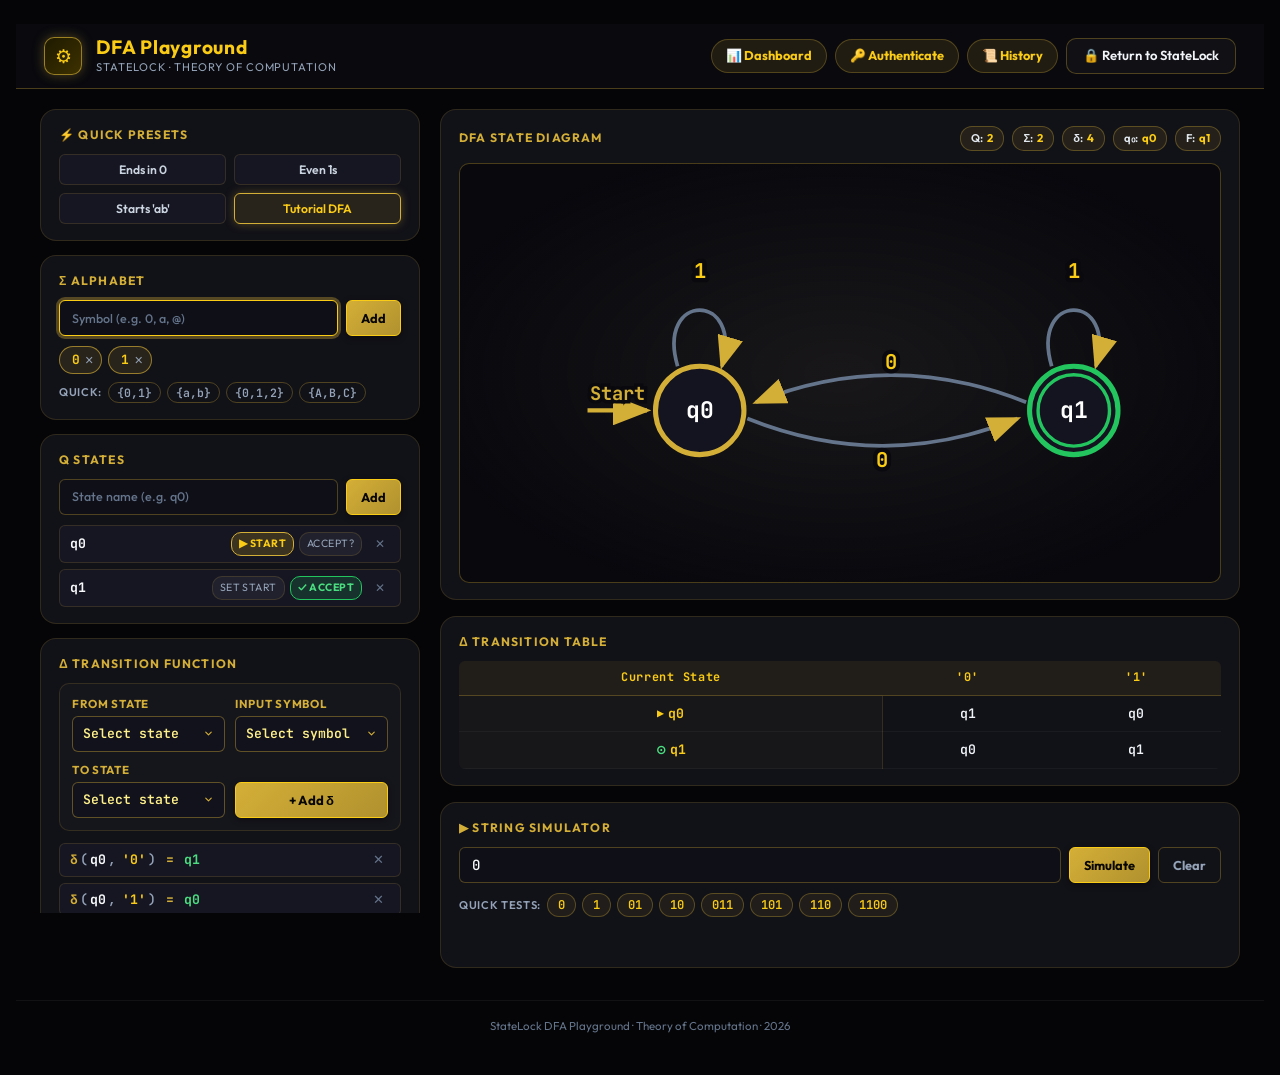
<file: templates/playground.html>
<!DOCTYPE html>
<html lang="en">
<head>
    <meta charset="UTF-8">
    <meta name="viewport" content="width=device-width, initial-scale=1.0">
    <title>DFA Playground | StateLock</title>
    <meta name="description" content="StateLock DFA Playground — build, visualize, and simulate your own Deterministic Finite Automaton interactively.">
    <link rel="preconnect" href="https://fonts.googleapis.com">
    <link href="https://fonts.googleapis.com/css2?family=Outfit:wght@300;400;500;600;700&family=JetBrains+Mono:wght@400;500&display=swap" rel="stylesheet">
    <link rel="stylesheet" href="/static/css/style.css">
    <link rel="stylesheet" href="/static/css/playground.css">
</head>
<body class="playground-body">

    <!-- HEADER -->
    <header class="playground-header">
        <div class="playground-header-inner">
            <div class="brand-group">
                <div class="brand-icon-wrap">
                    <span class="brand-icon">⚙</span>
                </div>
                <div>
                    <div class="brand-title">DFA Playground</div>
                    <div class="brand-sub">StateLock · Theory of Computation</div>
                </div>
            </div>
            <div class="user-session-bar header-nav-links">
                <a href="/dashboard" class="nav-btn nav-btn-gold" style="text-decoration: none;">
                    📊 Dashboard
                </a>
                <a href="/" class="nav-btn nav-btn-gold" style="text-decoration: none;">
                    🔑 Authenticate
                </a>
                <a href="/history" class="nav-btn nav-btn-gold" style="text-decoration: none;">
                    📜 History
                </a>
                <a href="/" class="nav-return-btn">
                    🔒 Return to StateLock
                </a>
            </div>
        </div>
    </header>

    <!-- MAIN GRID -->
    <main class="playground-grid">

        <!-- ===== LEFT PANEL: DFA BUILDER ===== -->
        <aside class="builder-panel">

            <!-- PRESETS -->
            <section class="panel-section">
                <h2 class="section-heading">⚡ Quick Presets</h2>
                <div class="preset-grid">
                    <button class="preset-dfa-btn" data-preset="binary-ends-0" title="Accepts strings over {0,1} ending in 0">
                        Ends in 0
                    </button>
                    <button class="preset-dfa-btn" data-preset="binary-even" title="Accepts strings with even number of 1s">
                        Even 1s
                    </button>
                    <button class="preset-dfa-btn" data-preset="ab-lang" title="Accepts strings over {a,b} starting with ab">
                        Starts 'ab'
                    </button>
                    <button class="preset-dfa-btn active-preset" data-preset="user-spec" title="User specified: 0s&1s, accept strings ending with 0 processed through q0/q1">
                        Tutorial DFA
                    </button>
                </div>
            </section>

            <!-- ALPHABET -->
            <section class="panel-section">
                <h2 class="section-heading">Σ Alphabet</h2>
                <div class="input-row">
                    <input type="text" id="alphabet-input" class="pg-input" maxlength="4"
                           placeholder="Symbol (e.g. 0, a, @)" autocomplete="off" spellcheck="false">
                    <button id="alphabet-add-btn" class="pg-btn gold-btn">Add</button>
                </div>
                <div id="alphabet-chips" class="chip-list"></div>
                <div class="quick-sets">
                    <span class="quick-label">Quick:</span>
                    <button class="quick-set-btn" data-symbols='["0","1"]'>{0,1}</button>
                    <button class="quick-set-btn" data-symbols='["a","b"]'>{a,b}</button>
                    <button class="quick-set-btn" data-symbols='["0","1","2"]'>{0,1,2}</button>
                    <button class="quick-set-btn" data-symbols='["A","B","C"]'>{A,B,C}</button>
                </div>
            </section>

            <!-- STATES -->
            <section class="panel-section">
                <h2 class="section-heading">Q States</h2>
                <div class="input-row">
                    <input type="text" id="state-input" class="pg-input" maxlength="10"
                           placeholder="State name (e.g. q0)" autocomplete="off" spellcheck="false">
                    <button id="state-add-btn" class="pg-btn gold-btn">Add</button>
                </div>
                <div id="states-list" class="states-list"></div>
            </section>

            <!-- TRANSITIONS -->
            <section class="panel-section">
                <h2 class="section-heading">δ Transition Function</h2>
                <div class="transition-form">
                    <div class="tr-controls-grid">
                        <div class="tr-control-cell">
                            <label for="tr-from" class="tr-label">From State</label>
                            <select id="tr-from" class="pg-select"><option value="">Select state</option></select>
                        </div>
                        <div class="tr-control-cell">
                            <label for="tr-symbol" class="tr-label">Input Symbol</label>
                            <select id="tr-symbol" class="pg-select"><option value="">Select symbol</option></select>
                        </div>
                        <div class="tr-control-cell">
                            <label for="tr-to" class="tr-label">To State</label>
                            <select id="tr-to" class="pg-select"><option value="">Select state</option></select>
                        </div>
                        <div class="tr-control-cell tr-btn-cell">
                            <label class="tr-label tr-label-empty" aria-hidden="true">&nbsp;</label>
                            <button id="tr-add-btn" class="pg-btn gold-btn tr-add-btn">+ Add δ</button>
                        </div>
                    </div>
                </div>
                <div id="transitions-list" class="transitions-list"></div>
            </section>

            <!-- VALIDATE -->
            <section class="panel-section">
                <h2 class="section-heading">✓ Validation</h2>
                <div id="validation-panel" class="validation-panel">
                    <p class="validate-idle">Build your DFA above to see validation feedback.</p>
                </div>
            </section>

        </aside>

        <!-- ===== RIGHT PANEL: VISUALIZATION & SIMULATOR ===== -->
        <div class="visualizer-panel">

            <!-- DFA DIAGRAM -->
            <section class="vis-section">
                <div class="vis-section-header">
                    <h2 class="section-heading no-margin">DFA State Diagram</h2>
                    <div id="dfa-stats-row" class="dfa-stats-row"></div>
                </div>
                <div class="diagram-wrap" id="diagram-wrap">
                    <div id="diagram-idle" class="diagram-idle-state">
                        <span class="diagram-idle-icon">◉</span>
                        <p>Add states and transitions to generate the DFA diagram.</p>
                    </div>
                    <svg id="dfa-svg" xmlns="http://www.w3.org/2000/svg" width="100%" height="100%" viewBox="0 0 800 400" preserveAspectRatio="xMidYMid meet">
                        <defs>
                            <marker id="arrow" markerWidth="9" markerHeight="7" refX="8" refY="3.5" orient="auto">
                                <polygon points="0 0, 9 3.5, 0 7" fill="#d4af37"/>
                            </marker>
                            <marker id="arrow-red" markerWidth="9" markerHeight="7" refX="8" refY="3.5" orient="auto">
                                <polygon points="0 0, 9 3.5, 0 7" fill="#ef4444"/>
                            </marker>
                            <marker id="arrow-green" markerWidth="9" markerHeight="7" refX="8" refY="3.5" orient="auto">
                                <polygon points="0 0, 9 3.5, 0 7" fill="#22c55e"/>
                            </marker>
                            <marker id="arrow-active" markerWidth="9" markerHeight="7" refX="8" refY="3.5" orient="auto">
                                <polygon points="0 0, 9 3.5, 0 7" fill="#fbbf24"/>
                            </marker>
                        </defs>
                    </svg>
                </div>
            </section>

            <!-- TRANSITION TABLE -->
            <section class="vis-section">
                <h2 class="section-heading">δ Transition Table</h2>
                <div class="table-wrap" id="transition-table-wrap">
                    <p class="table-idle">Define transitions to generate the table.</p>
                </div>
            </section>

            <!-- STRING SIMULATOR -->
            <section class="vis-section simulator-section">
                <h2 class="section-heading">▶ String Simulator</h2>
                <div class="sim-form-row">
                    <input type="text" id="pg-string-input" class="pg-input sim-input"
                           placeholder="Enter test string (e.g. 0, 01, 101)" autocomplete="off" spellcheck="false">
                    <button id="pg-sim-btn" class="pg-btn gold-btn">Simulate</button>
                    <button id="pg-sim-clear-btn" class="pg-btn ghost-btn">Clear</button>
                </div>
                <div class="quick-strings-row">
                    <span class="quick-label">Quick tests:</span>
                    <button class="quick-str-btn" data-str="0">0</button>
                    <button class="quick-str-btn" data-str="1">1</button>
                    <button class="quick-str-btn" data-str="01">01</button>
                    <button class="quick-str-btn" data-str="10">10</button>
                    <button class="quick-str-btn" data-str="011">011</button>
                    <button class="quick-str-btn" data-str="101">101</button>
                    <button class="quick-str-btn" data-str="110">110</button>
                    <button class="quick-str-btn" data-str="1100">1100</button>
                </div>
                <div id="pg-sim-validation" class="pg-sim-validation"></div>

                <!-- ANIMATION HUD -->
                <div id="pg-anim-hud" class="pg-anim-hud" style="display:none">
                    <div class="hud-top-row">
                        <div class="hud-symbol-stream" id="pg-symbol-stream"></div>
                        <div class="hud-meta">
                            <span class="hud-label">State</span>
                            <span class="pg-hud-state" id="pg-hud-state">q0</span>
                            <span class="hud-label step-label">Progress</span>
                            <span class="hud-step-count" id="pg-hud-step">Step 0 / 0</span>
                        </div>
                    </div>
                    <!-- Playback controls -->
                    <div class="hud-controls">
                        <button class="ctrl-btn play-btn" id="pg-play-btn" title="Play">▶ Play</button>
                        <button class="ctrl-btn" id="pg-pause-btn" title="Pause">⏸ Pause</button>
                        <button class="ctrl-btn" id="pg-step-btn" title="Step">⏭ Step</button>
                        <button class="ctrl-btn" id="pg-replay-btn" title="Replay">🔁 Replay</button>
                        <button class="ctrl-btn danger-btn" id="pg-reset-btn" title="Reset">🔄 Reset</button>
                    </div>
                </div>

                <!-- RESULTS CARD -->
                <div id="pg-results-card" class="pg-results-card" style="display:none">
                    <div id="pg-status-banner" class="pg-status-banner">
                        <span id="pg-status-icon" class="status-icon-lg">🔒</span>
                        <div>
                            <div id="pg-status-title" class="status-title-lg">REJECTED</div>
                            <div id="pg-status-msg" class="status-msg-sm"></div>
                        </div>
                        <span id="pg-final-state-badge" class="final-state-badge">Final: q0</span>
                    </div>
                    <div class="path-trail-wrap">
                        <span class="quick-label">State path:</span>
                        <div id="pg-path-trail" class="pg-path-trail"></div>
                    </div>
                </div>

                <!-- STEP BREAKDOWN TABLE -->
                <div id="pg-breakdown-wrap" class="pg-breakdown-wrap" style="display:none">
                    <h3 class="breakdown-heading">Step-by-Step Execution</h3>
                    <div class="table-wrap">
                        <table class="pg-breakdown-table transitions-table">
                            <thead>
                                <tr>
                                    <th>Step</th>
                                    <th>From</th>
                                    <th>Symbol</th>
                                    <th>To</th>
                                    <th>Result</th>
                                </tr>
                            </thead>
                            <tbody id="pg-breakdown-tbody"></tbody>
                        </table>
                    </div>
                </div>

                <!-- WARNINGS -->
                <div id="pg-warnings-wrap" class="pg-warnings-wrap" style="display:none">
                    <div id="pg-warnings-list" class="pg-warnings-list"></div>
                </div>

            </section>
        </div>

    </main>

    <footer class="playground-footer">
        <span>StateLock DFA Playground · Theory of Computation · 2026</span>
    </footer>

    <script src="/static/js/playground.js"></script>
</body>
</html>
</file>
<file: static/css/style.css>
/* StateLock - Premium Black + Gold Theme & Multi-User Architecture */
:root {
    /* Deep Matte Black Palette */
    --bg-main: #0c0c0e;
    --bg-card: #141418;
    --bg-card-subtle: #0f0f13;
    --bg-input: #08080a;
    
    /* Gold Accent System */
    --gold-primary: #d4af37;
    --gold-bright: #facc15;
    --gold-light: #fef08a;
    --gold-dark: #b89635;
    --gold-bg: rgba(212, 175, 55, 0.12);
    --gold-border: rgba(212, 175, 55, 0.28);
    --gold-border-hover: rgba(212, 175, 55, 0.55);
    --gold-glow: rgba(212, 175, 55, 0.35);
    
    /* Text */
    --text-main: #f4f4f5;
    --text-muted: #d4d4d8;
    --text-dim: #71717a;
    
    /* Semantic Statuses */
    --success: #facc15;
    --success-bg: rgba(212, 175, 55, 0.12);
    --success-border: rgba(212, 175, 55, 0.4);
    
    --danger: #ef4444;
    --danger-bg: rgba(239, 68, 68, 0.12);
    --danger-border: rgba(239, 68, 68, 0.4);
    
    --radius-sm: 6px;
    --radius-md: 10px;
    --radius-lg: 14px;
    --radius-full: 9999px;
    
    --shadow-sm: 0 2px 8px rgba(0, 0, 0, 0.4);
    --shadow-md: 0 4px 20px rgba(0, 0, 0, 0.5), 0 0 1px rgba(212, 175, 55, 0.15);
    
    --transition: all 0.18s cubic-bezier(0.4, 0, 0.2, 1);
    --font-sans: 'Inter', system-ui, -apple-system, sans-serif;
    --font-mono: 'JetBrains Mono', monospace;
}

/* Reset */
* {
    margin: 0;
    padding: 0;
    box-sizing: border-box;
}

body {
    background-color: var(--bg-main);
    background-image: 
        radial-gradient(at 0% 0%, rgba(212, 175, 55, 0.04) 0px, transparent 50%),
        radial-gradient(at 100% 100%, rgba(184, 150, 53, 0.03) 0px, transparent 50%);
    color: var(--text-main);
    font-family: var(--font-sans);
    line-height: 1.5;
    min-height: 100vh;
    display: flex;
    justify-content: center;
    padding: 24px 16px;
}

.app-container {
    width: 100%;
    max-width: 1200px;
    display: flex;
    flex-direction: column;
    gap: 20px;
}

/* Header */
.app-header {
    background: var(--bg-card);
    border: 1px solid var(--gold-border);
    border-radius: var(--radius-lg);
    padding: 16px 24px;
    box-shadow: var(--shadow-md);
}

.brand-row {
    display: flex;
    justify-content: space-between;
    align-items: center;
    flex-wrap: wrap;
    gap: 12px;
}

.brand-logo {
    display: flex;
    align-items: center;
    gap: 12px;
}

.logo-icon {
    font-size: 1.6rem;
    line-height: 1;
    filter: drop-shadow(0 0 6px rgba(212, 175, 55, 0.4));
}

.logo-text {
    display: flex;
    align-items: center;
    gap: 10px;
    flex-wrap: wrap;
}

.logo-text h1 {
    font-size: 1.5rem;
    font-weight: 800;
    color: var(--gold-light);
    letter-spacing: -0.02em;
}

.badge {
    font-size: 0.75rem;
    font-weight: 600;
    padding: 3px 10px;
    border-radius: var(--radius-full);
}

.toc-badge {
    background: var(--gold-bg);
    color: var(--gold-light);
    border: 1px solid var(--gold-border);
}

/* Session / User Bar in Header */
.user-session-bar {
    display: flex;
    align-items: center;
    gap: 10px;
}

.user-pill-group {
    display: flex;
    align-items: center;
    flex-wrap: wrap;
    gap: 8px;
}

.status-indicator-dot {
    width: 8px;
    height: 8px;
    border-radius: 50%;
    background: var(--gold-bright);
    box-shadow: 0 0 8px var(--gold-bright);
}

.session-label {
    font-size: 0.85rem;
    color: var(--text-muted);
}

.user-greeting {
    font-size: 0.88rem;
    color: var(--text-main);
    background: var(--bg-card-subtle);
    border: 1px solid var(--gold-border);
    padding: 5px 12px;
    border-radius: var(--radius-full);
}

.user-greeting strong {
    color: var(--gold-bright);
}

.nav-btn {
    padding: 6px 14px;
    border-radius: var(--radius-full);
    font-size: 0.8rem;
    font-weight: 700;
    cursor: pointer;
    transition: var(--transition);
    outline: none;
    border: none;
    display: inline-flex;
    align-items: center;
    gap: 4px;
}

.nav-btn-gold {
    background: var(--gold-bg);
    color: var(--gold-bright);
    border: 1px solid var(--gold-border);
}

.nav-btn-gold:hover {
    background: rgba(212, 175, 55, 0.22);
    border-color: var(--gold-border-hover);
}

.nav-btn-subtle {
    background: #18181c;
    color: var(--text-muted);
    border: 1px solid var(--gold-border);
}

.nav-btn-subtle:hover {
    background: #24242c;
    color: var(--gold-light);
}

/* Main Layout Grid */
.main-layout {
    display: grid;
    grid-template-columns: 360px 1fr;
    gap: 20px;
    align-items: start;
}

@media (max-width: 980px) {
    .main-layout {
        grid-template-columns: 1fr;
    }
}

/* Mode Switcher Tabs */
.mode-tabs {
    display: grid;
    grid-template-columns: 1fr 1fr 1fr;
    gap: 4px;
    background: var(--bg-card-subtle);
    padding: 4px;
    border-radius: var(--radius-md);
    border: 1px solid rgba(212, 175, 55, 0.15);
}

.mode-tab {
    background: none;
    border: none;
    color: var(--text-muted);
    font-size: 0.8rem;
    font-weight: 700;
    padding: 8px 4px;
    border-radius: var(--radius-sm);
    cursor: pointer;
    transition: var(--transition);
    text-align: center;
}

.mode-tab:hover {
    color: var(--gold-light);
}

.mode-tab.active {
    background: #1e1e24;
    color: var(--gold-bright);
    border: 1px solid var(--gold-border);
    box-shadow: 0 0 8px rgba(212, 175, 55, 0.15);
}

/* Card Styling */
.card {
    background: var(--bg-card);
    border: 1px solid var(--gold-border);
    border-radius: var(--radius-lg);
    padding: 20px;
    box-shadow: var(--shadow-md);
    display: flex;
    flex-direction: column;
    gap: 16px;
}

.card-header {
    display: flex;
    justify-content: space-between;
    align-items: center;
    border-bottom: 1px solid rgba(212, 175, 55, 0.15);
    padding-bottom: 12px;
}

.card-header h2 {
    font-size: 1.05rem;
    font-weight: 700;
    display: flex;
    align-items: center;
    gap: 8px;
    color: var(--gold-light);
}

.target-hint, .dfa-spec-note {
    font-size: 0.8rem;
    color: var(--text-muted);
    font-family: var(--font-mono);
    white-space: nowrap;
}

.target-hint strong {
    color: var(--gold-bright);
}

/* History Replay Banner */
.history-replay-banner {
    display: flex;
    justify-content: space-between;
    align-items: center;
    background: rgba(212, 175, 55, 0.14);
    border: 1px solid var(--gold-border);
    border-radius: var(--radius-sm);
    padding: 8px 14px;
    font-size: 0.85rem;
    color: var(--gold-bright);
    animation: fadeIn 0.2s ease;
}

/* Form & Input */
.auth-form {
    display: flex;
    flex-direction: column;
    gap: 14px;
}

.input-group {
    display: flex;
    flex-direction: column;
    gap: 6px;
}

.input-label-row {
    display: flex;
    justify-content: space-between;
    align-items: baseline;
}

.input-group label {
    font-size: 0.85rem;
    font-weight: 600;
    color: var(--text-main);
}

.char-hint {
    font-size: 0.72rem;
    color: var(--text-dim);
    font-family: var(--font-mono);
}

.text-input {
    width: 100%;
    background: var(--bg-input);
    border: 1.5px solid var(--gold-border);
    color: var(--text-main);
    font-family: var(--font-sans);
    font-size: 0.95rem;
    padding: 10px 14px;
    border-radius: var(--radius-md);
    outline: none;
    transition: var(--transition);
}

.text-input:focus {
    border-color: var(--gold-primary);
    box-shadow: 0 0 0 3px rgba(212, 175, 55, 0.2);
}

.input-wrapper {
    position: relative;
    display: flex;
    align-items: center;
    width: 100%;
}

.sequence-input {
    width: 100%;
    background: var(--bg-input);
    border: 1.5px solid var(--gold-border);
    color: var(--gold-light);
    font-family: var(--font-mono);
    font-size: 1.5rem;
    font-weight: 700;
    text-align: center;
    letter-spacing: 0.4em;
    padding: 12px 36px 12px 36px;
    border-radius: var(--radius-md);
    outline: none;
    transition: var(--transition);
}

.sequence-input:focus {
    border-color: var(--gold-primary);
    box-shadow: 0 0 0 3px rgba(212, 175, 55, 0.2), 0 0 15px rgba(212, 175, 55, 0.15);
}

.clear-input-btn {
    position: absolute;
    right: 12px;
    background: none;
    border: none;
    color: var(--text-dim);
    font-size: 1.3rem;
    cursor: pointer;
    line-height: 1;
    transition: var(--transition);
}

.clear-input-btn:hover {
    color: var(--gold-light);
}

.validation-msg {
    font-size: 0.8rem;
    color: #f87171;
    min-height: 1.2em;
    text-align: center;
}

.validation-msg.success-msg {
    color: var(--gold-bright);
}

/* Button Group */
.button-group {
    display: flex;
    gap: 10px;
}

.btn {
    display: inline-flex;
    align-items: center;
    justify-content: center;
    padding: 11px 16px;
    border-radius: var(--radius-md);
    font-size: 0.9rem;
    font-weight: 700;
    cursor: pointer;
    transition: var(--transition);
    border: none;
    outline: none;
}

.btn-sm {
    padding: 5px 10px;
    font-size: 0.78rem;
}

.btn-primary {
    flex: 2;
    background: linear-gradient(135deg, #e5c158 0%, #b89635 100%);
    color: #08080a;
    box-shadow: 0 2px 10px rgba(212, 175, 55, 0.25);
}

.btn-primary:hover {
    filter: brightness(1.1);
    box-shadow: 0 4px 14px rgba(212, 175, 55, 0.35);
    transform: translateY(-1px);
}

.btn-primary:active {
    transform: translateY(0);
}

.btn-secondary {
    flex: 1;
    background: var(--bg-card-subtle);
    color: var(--text-muted);
    border: 1px solid var(--gold-border);
}

.btn-secondary:hover {
    background: #1c1c22;
    color: var(--gold-light);
    border-color: var(--gold-border-hover);
}

/* Quick Test Cases */
.quick-test-section {
    display: flex;
    flex-direction: column;
    gap: 8px;
    padding-top: 6px;
    border-top: 1px solid rgba(212, 175, 55, 0.15);
}

.quick-test-label {
    font-size: 0.75rem;
    font-weight: 600;
    color: var(--text-dim);
    text-transform: uppercase;
    letter-spacing: 0.05em;
}

.quick-test-grid {
    display: grid;
    grid-template-columns: 1fr 1fr;
    gap: 8px;
}

.preset-btn {
    background: var(--bg-card-subtle);
    border: 1px solid var(--gold-border);
    border-radius: var(--radius-sm);
    padding: 8px 10px;
    color: var(--text-main);
    font-family: var(--font-mono);
    font-size: 0.85rem;
    cursor: pointer;
    display: flex;
    justify-content: space-between;
    align-items: center;
    transition: var(--transition);
}

.preset-btn:hover {
    background: #1c1c22;
    border-color: var(--gold-border-hover);
    color: var(--gold-light);
}

.tag {
    font-size: 0.65rem;
    font-weight: 700;
    padding: 2px 6px;
    border-radius: 4px;
}

.tag-pass {
    background: var(--gold-bg);
    color: var(--gold-bright);
    border: 1px solid var(--gold-border);
}

.tag-fail {
    background: var(--danger-bg);
    color: #f87171;
    border: 1px solid var(--danger-border);
}

/* Visualizer Column */
.visualizer-section {
    display: flex;
    flex-direction: column;
    gap: 20px;
}

/* ==========================================================================
   ANIMATION HUD & CONTROLS
   ========================================================================== */
.animation-hud {
    background: var(--bg-card-subtle);
    border: 1px solid var(--gold-border);
    border-radius: var(--radius-md);
    padding: 12px 16px;
    display: flex;
    flex-direction: column;
    gap: 12px;
    animation: fadeIn 0.2s ease-in-out;
}

.hud-top-bar {
    display: flex;
    justify-content: space-between;
    align-items: center;
    flex-wrap: wrap;
    gap: 12px;
}

.hud-stream-wrapper, .hud-state-wrapper, .hud-step-wrapper {
    display: flex;
    align-items: center;
    gap: 8px;
}

.hud-label {
    font-size: 0.75rem;
    font-weight: 600;
    color: var(--text-dim);
    text-transform: uppercase;
    letter-spacing: 0.05em;
}

.symbol-stream {
    display: flex;
    gap: 6px;
}

.stream-char {
    display: inline-flex;
    align-items: center;
    justify-content: center;
    width: 28px;
    height: 30px;
    background: #18181c;
    border: 1px solid #3f3f46;
    border-radius: var(--radius-sm);
    font-family: var(--font-mono);
    font-size: 0.95rem;
    font-weight: 700;
    color: var(--text-dim);
    transition: all 0.2s ease;
}

.stream-char.active {
    background: var(--gold-bg);
    border-color: var(--gold-bright);
    color: var(--gold-bright);
    box-shadow: 0 0 10px rgba(250, 204, 21, 0.4);
    transform: scale(1.08);
}

.stream-char.passed {
    background: #141418;
    border-color: rgba(212, 175, 55, 0.3);
    color: var(--gold-light);
    opacity: 0.85;
}

.stream-char.error {
    background: var(--danger-bg);
    border-color: var(--danger);
    color: #f87171;
    box-shadow: 0 0 10px rgba(239, 68, 68, 0.4);
}

.hud-state-pill {
    font-family: var(--font-mono);
    font-size: 0.85rem;
    font-weight: 700;
    padding: 3px 12px;
    border-radius: var(--radius-full);
    background: var(--gold-bg);
    border: 1px solid var(--gold-border);
    color: var(--gold-light);
    transition: all 0.2s ease;
}

.hud-state-pill.accepted {
    background: var(--gold-bg);
    border-color: var(--gold-bright);
    color: var(--gold-bright);
    box-shadow: 0 0 8px rgba(250, 204, 21, 0.35);
}

.hud-state-pill.dead {
    background: var(--danger-bg);
    border-color: var(--danger);
    color: #f87171;
    box-shadow: 0 0 8px rgba(239, 68, 68, 0.35);
}

.hud-step-badge {
    font-family: var(--font-mono);
    font-size: 0.8rem;
    font-weight: 600;
    padding: 3px 10px;
    border-radius: var(--radius-full);
    background: #18181c;
    border: 1px solid var(--gold-border);
    color: var(--gold-light);
}

.hud-controls-bar {
    display: flex;
    justify-content: flex-end;
    border-top: 1px solid rgba(212, 175, 55, 0.12);
    padding-top: 10px;
}

.playback-btn-group {
    display: flex;
    flex-wrap: wrap;
    gap: 8px;
}

.ctrl-btn {
    display: inline-flex;
    align-items: center;
    gap: 5px;
    padding: 6px 12px;
    background: #18181c;
    border: 1px solid var(--gold-border);
    border-radius: var(--radius-sm);
    color: var(--text-main);
    font-size: 0.8rem;
    font-weight: 600;
    cursor: pointer;
    transition: var(--transition);
}

.ctrl-btn:hover:not(:disabled) {
    background: #23232a;
    border-color: var(--gold-border-hover);
    color: var(--gold-light);
}

.ctrl-btn.active-play {
    background: var(--gold-bg);
    border-color: var(--gold-bright);
    color: var(--gold-bright);
    box-shadow: 0 0 8px rgba(250, 204, 21, 0.3);
}

.ctrl-btn:disabled {
    opacity: 0.4;
    cursor: not-allowed;
}

.ctrl-btn-reset:hover:not(:disabled) {
    border-color: rgba(239, 68, 68, 0.4);
    color: #fca5a5;
}

/* SVG DFA Diagram */
.diagram-wrapper {
    background: var(--bg-card-subtle);
    border: 1px solid var(--gold-border);
    border-radius: var(--radius-md);
    padding: 12px;
    overflow-x: auto;
    display: flex;
    justify-content: center;
}

.dfa-svg {
    width: 100%;
    max-width: 820px;
    height: auto;
    display: block;
}

/* SVG Nodes & Edges - Default Inactive State */
.state-circle {
    fill: #16161a;
    stroke: #3f3f46;
    stroke-width: 2.2;
    transition: all 0.25s ease;
}

.state-circle.inner {
    fill: none;
    stroke: #3f3f46;
    stroke-width: 1.5;
}

.state-text {
    fill: #71717a;
    font-family: var(--font-mono);
    font-size: 13px;
    font-weight: 700;
    text-anchor: middle;
    dominant-baseline: central;
    pointer-events: none;
    transition: all 0.25s ease;
}

/* Distinct States at Rest */
.state-node.initial-node .state-circle {
    stroke: var(--gold-border);
}

.state-node.accept-node .state-circle.outer {
    stroke: rgba(250, 204, 21, 0.5);
    stroke-width: 2.6;
}

.state-node.accept-node .state-circle.inner {
    stroke: rgba(250, 204, 21, 0.35);
    stroke-width: 1.8;
}

.state-node.accept-node .state-text {
    fill: var(--gold-light);
}

.state-node.dead-node .state-circle {
    fill: #190a0d;
    stroke: rgba(239, 68, 68, 0.55);
    stroke-width: 2.4;
}

.state-node.dead-node .state-text {
    fill: #f87171;
    font-size: 11px;
    letter-spacing: 0.04em;
}

.transition-edge, .transition-line {
    stroke: #3f3f46;
    stroke-width: 2;
    fill: none;
    transition: all 0.25s ease;
}

.transition-edge.dead-edge {
    stroke: rgba(239, 68, 68, 0.3);
    stroke-dasharray: 4, 3;
}

.label-bg {
    fill: #141418;
    stroke: #3f3f46;
    stroke-width: 1;
    transition: all 0.25s ease;
}

.edge-label, .transition-label {
    fill: #71717a;
    font-family: var(--font-mono);
    font-size: 11px;
    font-weight: 600;
    text-anchor: middle;
    dominant-baseline: central;
    transition: all 0.25s ease;
}

.edge-label.dead-label {
    fill: #ef4444;
}

/* Active Highlight Styles */
.state-node.current-step .state-circle {
    fill: #342a0b;
    stroke: var(--gold-bright);
    stroke-width: 3.2;
    filter: drop-shadow(0 0 12px rgba(250, 204, 21, 0.8));
}

.state-node.current-step .state-text {
    fill: #ffffff;
    font-weight: 800;
}

.state-node.active .state-circle {
    fill: #261f09;
    stroke: var(--gold-primary);
    stroke-width: 2.8;
    filter: drop-shadow(0 0 8px rgba(212, 175, 55, 0.55));
}

.state-node.active .state-text {
    fill: var(--gold-light);
    font-weight: 800;
}

.state-node.accepted .state-circle.outer {
    fill: #332709;
    stroke: var(--gold-bright);
    stroke-width: 3.5;
    filter: drop-shadow(0 0 14px rgba(250, 204, 21, 0.75));
}

.state-node.accepted .state-circle.inner {
    stroke: var(--gold-light);
    stroke-width: 2.2;
}

.state-node.accepted .state-text {
    fill: #ffffff;
    font-weight: 800;
}

.state-node.dead-highlight .state-circle {
    fill: #3b0d0d;
    stroke: var(--danger);
    stroke-width: 3.2;
    filter: drop-shadow(0 0 12px rgba(239, 68, 68, 0.65));
}

.state-node.dead-highlight .state-text {
    fill: #fecaca;
    font-weight: 800;
}

.transition-edge.active-edge {
    stroke: var(--gold-primary);
    stroke-width: 3;
    filter: drop-shadow(0 0 6px rgba(212, 175, 55, 0.45));
    marker-end: url(#arrow-active);
}

.transition-edge.accept-edge {
    stroke: var(--gold-bright);
    stroke-width: 3.5;
    filter: drop-shadow(0 0 8px rgba(250, 204, 21, 0.6));
    marker-end: url(#arrow-accept);
}

.transition-edge.dead-active-edge {
    stroke: var(--danger);
    stroke-width: 3;
    filter: drop-shadow(0 0 8px rgba(239, 68, 68, 0.55));
    marker-end: url(#arrow-dead);
}

.label-bg.active-label-bg {
    fill: #221c0b;
    stroke: var(--gold-primary);
}

.edge-label.active-edge-label {
    fill: var(--gold-light);
    font-weight: 700;
}

/* Legend */
.diagram-legend {
    display: flex;
    flex-wrap: wrap;
    gap: 16px;
    font-size: 0.8rem;
    color: var(--text-muted);
}

.legend-item {
    display: flex;
    align-items: center;
    gap: 6px;
}

.legend-dot {
    width: 9px;
    height: 9px;
    border-radius: 50%;
}

.legend-dot.start { background: var(--gold-primary); }
.legend-dot.transition { background: #3f3f46; }
.legend-dot.active { background: var(--gold-primary); box-shadow: 0 0 6px rgba(212, 175, 55, 0.6); }
.legend-dot.accept { background: var(--gold-bright); box-shadow: 0 0 8px rgba(250, 204, 21, 0.8); }
.legend-dot.dead { background: var(--danger); box-shadow: 0 0 6px rgba(239, 68, 68, 0.6); }

/* ==========================================================================
   CHANGE PASSCODE PANEL & HISTORY PANEL
   ========================================================================== */
.change-passcode-panel, .history-panel {
    animation: fadeIn 0.2s ease-in-out;
}

.history-help-text {
    font-size: 0.82rem;
    color: var(--text-muted);
    margin-top: -6px;
}

.history-table-container {
    overflow-x: auto;
    border: 1px solid var(--gold-border);
    border-radius: var(--radius-md);
    max-height: 400px;
}

.history-table {
    width: 100%;
    border-collapse: collapse;
    font-size: 0.85rem;
    text-align: left;
}

.history-table th {
    background: var(--bg-card-subtle);
    color: var(--gold-light);
    font-weight: 700;
    padding: 12px 14px;
    border-bottom: 1px solid var(--gold-border);
    position: sticky;
    top: 0;
    z-index: 2;
}

.history-table td {
    padding: 10px 14px;
    border-bottom: 1px solid rgba(212, 175, 55, 0.1);
    color: var(--text-main);
    font-family: var(--font-sans);
}

.history-table tr.clickable-row {
    cursor: pointer;
    transition: background 0.15s ease;
}

.history-table tr.clickable-row:hover td {
    background: rgba(212, 175, 55, 0.08);
}

.history-table tr:last-child td {
    border-bottom: none;
}

.history-tag {
    font-size: 0.7rem;
    font-weight: 700;
    padding: 3px 8px;
    border-radius: var(--radius-full);
}

.history-tag.success {
    background: var(--gold-bg);
    color: var(--gold-bright);
    border: 1px solid var(--gold-border);
}

.history-tag.failed {
    background: var(--danger-bg);
    color: #f87171;
    border: 1px solid var(--danger-border);
}

.input-chip {
    background: #1e1e24;
    border: 1px solid var(--gold-border);
    color: var(--gold-light);
    font-family: var(--font-mono);
    font-size: 0.85rem;
    font-weight: 700;
    padding: 2px 8px;
    border-radius: 4px;
    letter-spacing: 0.1em;
}

.inspect-btn {
    background: var(--bg-card-subtle);
    border: 1px solid var(--gold-border);
    color: var(--gold-light);
    font-size: 0.75rem;
    font-weight: 700;
    padding: 4px 8px;
    border-radius: var(--radius-sm);
    cursor: pointer;
    transition: var(--transition);
}

.inspect-btn:hover {
    background: var(--gold-bg);
    border-color: var(--gold-bright);
    color: var(--gold-bright);
}

/* Results Card */
.results-card {
    animation: fadeIn 0.2s ease-in-out;
}

@keyframes fadeIn {
    from { opacity: 0; transform: translateY(4px); }
    to { opacity: 1; transform: translateY(0); }
}

.state-badge {
    font-family: var(--font-mono);
    font-size: 0.8rem;
    font-weight: 700;
    padding: 3px 10px;
    border-radius: var(--radius-full);
    background: var(--bg-card-subtle);
    color: var(--text-muted);
    border: 1px solid var(--gold-border);
}

.state-badge.granted {
    background: var(--gold-bg);
    color: var(--gold-bright);
    border-color: var(--gold-border);
    box-shadow: 0 0 10px rgba(212, 175, 55, 0.2);
}

.state-badge.denied {
    background: var(--danger-bg);
    color: #f87171;
    border-color: var(--danger-border);
    box-shadow: 0 0 10px rgba(239, 68, 68, 0.2);
}

/* Status Banner */
.status-banner {
    display: flex;
    align-items: center;
    gap: 14px;
    padding: 16px 20px;
    border-radius: var(--radius-md);
    border: 1px solid transparent;
}

.status-banner.granted {
    background: var(--gold-bg);
    border-color: rgba(212, 175, 55, 0.45);
    box-shadow: 0 0 20px rgba(212, 175, 55, 0.15);
}

.status-banner.denied {
    background: var(--danger-bg);
    border-color: var(--danger-border);
    box-shadow: 0 0 20px rgba(239, 68, 68, 0.15);
}

.status-icon-wrap {
    font-size: 2rem;
    line-height: 1;
}

.status-title {
    font-size: 1.15rem;
    font-weight: 800;
    letter-spacing: 0.03em;
}

.status-banner.granted .status-title {
    color: var(--gold-bright);
}

.status-banner.denied .status-title {
    color: #f87171;
}

.status-message {
    font-size: 0.85rem;
    color: var(--text-muted);
    margin-top: 2px;
}

/* Path Trail */
.path-section {
    display: flex;
    flex-direction: column;
    gap: 6px;
}

.path-heading, .table-heading {
    font-size: 0.8rem;
    font-weight: 600;
    color: var(--gold-light);
    text-transform: uppercase;
    letter-spacing: 0.05em;
}

.state-path-trail {
    display: flex;
    align-items: center;
    flex-wrap: wrap;
    gap: 8px;
    padding: 12px 14px;
    background: var(--bg-card-subtle);
    border: 1px solid var(--gold-border);
    border-radius: var(--radius-md);
}

.path-node {
    font-family: var(--font-mono);
    font-size: 0.85rem;
    font-weight: 700;
    padding: 3px 10px;
    border-radius: var(--radius-sm);
    background: #18181c;
    color: var(--text-main);
    border: 1px solid var(--gold-border);
    transition: all 0.2s ease;
}

.path-node.start {
    border-color: var(--gold-primary);
    color: var(--gold-light);
    background: var(--gold-bg);
}

.path-node.active-now {
    background: var(--gold-bg);
    border-color: var(--gold-bright);
    color: var(--gold-bright);
    box-shadow: 0 0 10px rgba(250, 204, 21, 0.4);
    transform: scale(1.05);
}

.path-node.accept {
    background: var(--gold-bg);
    border-color: var(--gold-bright);
    color: var(--gold-bright);
    box-shadow: 0 0 8px rgba(250, 204, 21, 0.3);
}

.path-node.dead {
    background: var(--danger-bg);
    border-color: var(--danger-border);
    color: #f87171;
    box-shadow: 0 0 8px rgba(239, 68, 68, 0.3);
}

.path-arrow {
    display: inline-flex;
    align-items: center;
    gap: 4px;
    color: var(--text-dim);
    font-size: 0.8rem;
    font-family: var(--font-mono);
}

.path-symbol {
    background: #1e1e24;
    color: var(--gold-light);
    border: 1px solid var(--gold-border);
    padding: 1px 6px;
    border-radius: 4px;
    font-weight: 600;
}

/* Table */
.table-section {
    display: flex;
    flex-direction: column;
    gap: 6px;
}

.table-container {
    overflow-x: auto;
    border: 1px solid var(--gold-border);
    border-radius: var(--radius-md);
}

.transitions-table {
    width: 100%;
    border-collapse: collapse;
    font-size: 0.85rem;
    text-align: left;
}

.transitions-table th {
    background: var(--bg-card-subtle);
    color: var(--gold-light);
    font-weight: 600;
    padding: 10px 14px;
    border-bottom: 1px solid var(--gold-border);
}

.transitions-table td {
    padding: 10px 14px;
    border-bottom: 1px solid rgba(212, 175, 55, 0.1);
    font-family: var(--font-mono);
    color: var(--text-main);
    transition: all 0.2s ease;
}

.transitions-table tr.active-row td {
    background: rgba(212, 175, 55, 0.14);
    color: var(--gold-bright);
}

.transitions-table tr.error-row td {
    background: rgba(239, 68, 68, 0.14);
    color: #f87171;
}

.transitions-table tr:last-child td {
    border-bottom: none;
}

.transitions-table tr:hover td {
    background: rgba(212, 175, 55, 0.04);
}

.status-chip {
    font-size: 0.75rem;
    font-weight: 600;
    padding: 2px 7px;
    border-radius: var(--radius-full);
}

.status-chip.valid {
    background: var(--gold-bg);
    color: var(--gold-bright);
    border: 1px solid var(--gold-border);
}

.status-chip.trap {
    background: var(--danger-bg);
    color: #f87171;
    border: 1px solid var(--danger-border);
}

/* Idle Placeholder */
.idle-card {
    border: 1px dashed var(--gold-border);
    background: var(--bg-card);
}

.idle-content {
    display: flex;
    flex-direction: column;
    align-items: center;
    text-align: center;
    padding: 26px 12px;
    gap: 6px;
}

.idle-icon {
    font-size: 2rem;
    color: var(--gold-primary);
    margin-bottom: 2px;
}

.idle-content h3 {
    font-size: 1rem;
    color: var(--gold-light);
}

.idle-content p {
    font-size: 0.85rem;
    color: var(--text-muted);
    max-width: 380px;
}

/* Footer */
.app-footer {
    text-align: center;
    padding: 14px;
    color: var(--text-dim);
    font-size: 0.8rem;
    border-top: 1px solid var(--gold-border);
}

/* ==========================================================================
   Security Enhancements Styling (Failed Attempts & Lockout Timer)
   ========================================================================== */

/* Failed Attempts Counter Badge */
.failed-attempts-badge {
    display: flex;
    align-items: center;
    justify-content: space-between;
    background: rgba(239, 68, 68, 0.08);
    border: 1px solid rgba(239, 68, 68, 0.3);
    border-radius: var(--radius-md);
    padding: 8px 12px;
    margin-bottom: 6px;
    font-size: 0.82rem;
    color: var(--text-muted);
    animation: fadeIn 0.25s ease-out;
}

.attempts-icon {
    font-size: 1rem;
    margin-right: 6px;
}

.attempts-text {
    flex: 1;
    font-weight: 500;
}

.failed-attempts-pill {
    background: rgba(239, 68, 68, 0.18);
    color: #f87171;
    border: 1px solid rgba(239, 68, 68, 0.4);
    padding: 2px 8px;
    border-radius: var(--radius-full);
    font-family: var(--font-mono);
    font-weight: 700;
    font-size: 0.8rem;
}

.failed-attempts-pill.warning {
    background: rgba(250, 204, 21, 0.15);
    color: var(--gold-bright);
    border-color: rgba(250, 204, 21, 0.4);
}

.failed-attempts-pill.danger {
    background: rgba(239, 68, 68, 0.25);
    color: #ef4444;
    border-color: #ef4444;
}

/* Temporary Account Lockout Banner */
.lockout-banner {
    display: flex;
    flex-direction: column;
    gap: 10px;
    background: linear-gradient(135deg, rgba(239, 68, 68, 0.15) 0%, rgba(20, 20, 24, 0.95) 100%);
    border: 1px solid rgba(239, 68, 68, 0.55);
    border-radius: var(--radius-md);
    padding: 14px 16px;
    margin-bottom: 8px;
    box-shadow: 0 4px 16px rgba(239, 68, 68, 0.15);
    animation: pulseLock 2s infinite ease-in-out;
}

@keyframes pulseLock {
    0%, 100% {
        border-color: rgba(239, 68, 68, 0.55);
        box-shadow: 0 4px 16px rgba(239, 68, 68, 0.15);
    }
    50% {
        border-color: rgba(239, 68, 68, 0.9);
        box-shadow: 0 4px 22px rgba(239, 68, 68, 0.3);
    }
}

.lockout-header {
    display: flex;
    align-items: center;
    gap: 10px;
}

.lockout-icon {
    font-size: 1.5rem;
    animation: spinSlow 4s linear infinite;
}

@keyframes spinSlow {
    0% { transform: rotate(0deg); }
    100% { transform: rotate(360deg); }
}

.lockout-heading {
    display: flex;
    flex-direction: column;
    gap: 2px;
}

.lockout-heading strong {
    color: #f87171;
    font-size: 0.92rem;
    letter-spacing: -0.01em;
}

.lockout-subtitle {
    color: var(--text-dim);
    font-size: 0.76rem;
}

.lockout-countdown-box {
    display: flex;
    align-items: center;
    justify-content: space-between;
    background: rgba(0, 0, 0, 0.4);
    border: 1px solid rgba(239, 68, 68, 0.3);
    border-radius: var(--radius-sm);
    padding: 6px 12px;
}

.lockout-timer-label {
    font-size: 0.8rem;
    color: var(--text-muted);
}

.lockout-timer-val {
    font-family: var(--font-mono);
    font-size: 1.1rem;
    font-weight: 800;
    color: var(--gold-bright);
    text-shadow: 0 0 8px rgba(250, 204, 21, 0.4);
}

/* Event Tag Chips in History */
.event-tag {
    display: inline-flex;
    align-items: center;
    gap: 4px;
    font-size: 0.72rem;
    font-weight: 700;
    padding: 2px 8px;
    border-radius: var(--radius-full);
    text-transform: capitalize;
}

.event-tag.login-success {
    background: rgba(250, 204, 21, 0.12);
    color: var(--gold-bright);
    border: 1px solid rgba(250, 204, 21, 0.3);
}

.event-tag.login-failed {
    background: rgba(239, 68, 68, 0.12);
    color: #f87171;
    border: 1px solid rgba(239, 68, 68, 0.3);
}

.event-tag.account-locked {
    background: rgba(239, 68, 68, 0.25);
    color: #ef4444;
    border: 1px solid #ef4444;
    box-shadow: 0 0 6px rgba(239, 68, 68, 0.3);
}

.event-tag.lockout-ended {
    background: rgba(34, 197, 94, 0.15);
    color: #4ade80;
    border: 1px solid rgba(34, 197, 94, 0.4);
}

/* ==========================================================================
   PROFESSIONAL DASHBOARD & ANALYTICS STYLES
   ========================================================================== */

.dashboard-page {
    background: var(--bg-main);
    min-height: 100vh;
}

.dashboard-container {
    max-width: 1280px;
    margin: 0 auto;
    padding: 16px 24px 48px;
}

.dashboard-main {
    display: flex;
    flex-direction: column;
    gap: 24px;
    margin-top: 16px;
}

/* Hero & Welcome Banner */
.dashboard-hero {
    padding: 24px 28px;
    background: linear-gradient(135deg, rgba(20, 20, 24, 0.95), rgba(30, 26, 15, 0.85));
    border: 1.5px solid var(--gold-border);
    box-shadow: 0 8px 32px rgba(0, 0, 0, 0.45), 0 0 20px rgba(212, 175, 55, 0.08);
    position: relative;
    overflow: hidden;
}

.dashboard-hero::before {
    content: '';
    position: absolute;
    top: 0;
    right: 0;
    width: 320px;
    height: 100%;
    background: radial-gradient(circle at top right, rgba(212, 175, 55, 0.12), transparent 70%);
    pointer-events: none;
}

.hero-content {
    display: flex;
    align-items: center;
    justify-content: space-between;
    gap: 20px;
    flex-wrap: wrap;
    position: relative;
    z-index: 1;
}

.hero-left {
    display: flex;
    align-items: center;
    gap: 18px;
}

.hero-avatar {
    width: 52px;
    height: 52px;
    border-radius: 50%;
    background: rgba(212, 175, 55, 0.12);
    border: 1.5px solid var(--gold-primary);
    display: flex;
    align-items: center;
    justify-content: center;
    font-size: 1.6rem;
    box-shadow: 0 0 16px rgba(212, 175, 55, 0.25);
}

.hero-info .hero-title {
    font-size: 1.5rem;
    font-weight: 800;
    letter-spacing: -0.02em;
    color: var(--text-main);
    margin-bottom: 4px;
}

.hero-subtitle {
    font-size: 0.85rem;
    color: var(--text-muted);
    display: flex;
    align-items: center;
    gap: 8px;
}

.dot-separator {
    color: var(--gold-border);
}

.hero-right {
    display: flex;
    align-items: center;
    gap: 14px;
}

/* Security Status Badges */
.status-badge {
    display: inline-flex;
    align-items: center;
    gap: 8px;
    padding: 6px 14px;
    border-radius: var(--radius-full);
    font-size: 0.82rem;
    font-weight: 700;
    letter-spacing: 0.03em;
    border: 1px solid transparent;
}

.status-normal {
    background: rgba(34, 197, 94, 0.12);
    color: #4ade80;
    border-color: rgba(34, 197, 94, 0.35);
}

.status-attention {
    background: rgba(250, 204, 21, 0.12);
    color: var(--gold-bright);
    border-color: rgba(250, 204, 21, 0.35);
}

.status-warning {
    background: rgba(245, 158, 11, 0.15);
    color: #fbbf24;
    border-color: rgba(245, 158, 11, 0.4);
}

.status-danger {
    background: rgba(239, 68, 68, 0.18);
    color: #f87171;
    border-color: rgba(239, 68, 68, 0.5);
    box-shadow: 0 0 12px rgba(239, 68, 68, 0.25);
}

.badge-pulse {
    width: 8px;
    height: 8px;
    border-radius: 50%;
    background: currentColor;
    box-shadow: 0 0 8px currentColor;
    animation: pulse-dot 1.8s infinite;
}

@keyframes pulse-dot {
    0%, 100% { opacity: 1; transform: scale(1); }
    50% { opacity: 0.4; transform: scale(0.85); }
}

.spin-animation {
    display: inline-block;
    animation: spin-once 0.6s linear;
}

@keyframes spin-once {
    from { transform: rotate(0deg); }
    to { transform: rotate(360deg); }
}

/* KPI Metrics Cards Grid */
.kpi-grid {
    display: grid;
    grid-template-columns: repeat(auto-fit, minmax(230px, 1fr));
    gap: 16px;
}

.kpi-card {
    padding: 20px 22px;
    background: var(--bg-card);
    border: 1px solid var(--gold-border);
    border-radius: var(--radius-lg);
    display: flex;
    flex-direction: column;
    justify-content: space-between;
    transition: transform 0.2s ease, border-color 0.2s ease, box-shadow 0.2s ease;
    box-shadow: var(--shadow-sm);
}

.kpi-card:hover {
    transform: translateY(-3px);
    border-color: var(--gold-border-hover);
    box-shadow: 0 8px 24px rgba(0, 0, 0, 0.5), 0 0 16px rgba(212, 175, 55, 0.15);
}

.kpi-header {
    display: flex;
    align-items: center;
    justify-content: space-between;
    margin-bottom: 10px;
}

.kpi-title {
    font-size: 0.82rem;
    font-weight: 700;
    color: var(--text-muted);
    text-transform: uppercase;
    letter-spacing: 0.05em;
}

.kpi-icon {
    font-size: 1.3rem;
}

.kpi-value {
    font-family: var(--font-mono);
    font-size: 2.2rem;
    font-weight: 800;
    line-height: 1.1;
    margin-bottom: 10px;
}

.kpi-footer {
    display: flex;
    align-items: center;
    justify-content: space-between;
}

.kpi-subtext {
    font-size: 0.76rem;
    color: var(--text-dim);
}

.kpi-progress-track {
    width: 100%;
    height: 6px;
    background: rgba(255, 255, 255, 0.08);
    border-radius: 999px;
    overflow: hidden;
    margin-bottom: 8px;
}

.kpi-progress-bar {
    height: 100%;
    background: linear-gradient(90deg, var(--gold-primary), var(--gold-bright));
    border-radius: 999px;
    transition: width 0.8s cubic-bezier(0.4, 0, 0.2, 1);
    box-shadow: 0 0 8px rgba(250, 204, 21, 0.4);
}

/* Visual Analytics Grid */
.analytics-grid {
    display: grid;
    grid-template-columns: repeat(auto-fit, minmax(420px, 1fr));
    gap: 20px;
}

.analytics-card {
    padding: 24px;
    background: var(--bg-card);
    border: 1px solid var(--gold-border);
    border-radius: var(--radius-lg);
    display: flex;
    flex-direction: column;
}

.analytics-card .card-header {
    display: flex;
    align-items: flex-start;
    justify-content: space-between;
    margin-bottom: 20px;
}

.analytics-card .card-title {
    font-size: 1.05rem;
    font-weight: 700;
    color: var(--text-main);
    margin-bottom: 4px;
}

.analytics-card .card-subtitle {
    font-size: 0.8rem;
    color: var(--text-muted);
}

.chart-container {
    min-height: 220px;
    display: flex;
    align-items: center;
    justify-content: center;
    width: 100%;
}

.empty-chart-state {
    text-align: center;
    padding: 24px 16px;
    color: var(--text-dim);
}

.chart-empty-msg {
    font-size: 0.82rem;
    color: var(--text-dim);
    line-height: 1.5;
    margin-top: 10px;
}

.donut-chart-wrapper {
    position: relative;
    display: flex;
    align-items: center;
    justify-content: center;
}

.donut-svg {
    transform: rotate(0deg);
}

.donut-segment {
    transition: stroke-dasharray 0.8s ease, stroke-dashoffset 0.8s ease, filter 0.2s ease;
}

.donut-segment:hover {
    filter: brightness(1.2);
}

.chart-legend {
    display: flex;
    align-items: center;
    justify-content: center;
    gap: 24px;
    margin-top: 16px;
    padding-top: 14px;
    border-top: 1px solid rgba(255, 255, 255, 0.06);
}

.legend-item {
    display: flex;
    align-items: center;
    gap: 8px;
    font-size: 0.85rem;
    color: var(--text-muted);
}

.legend-color {
    width: 12px;
    height: 12px;
    border-radius: 3px;
}

.legend-gold {
    background: linear-gradient(135deg, var(--gold-bright), var(--gold-primary));
    box-shadow: 0 0 6px rgba(250, 204, 21, 0.3);
}

.legend-danger {
    background: linear-gradient(135deg, #ef4444, #991b1b);
    box-shadow: 0 0 6px rgba(239, 68, 68, 0.3);
}

.timeline-svg-wrapper {
    width: 100%;
    overflow-x: auto;
}

.timeline-svg {
    max-width: 100%;
    height: auto;
}

.chart-bar-group {
    cursor: pointer;
    transition: opacity 0.2s ease;
}

.chart-bar-group:hover rect {
    filter: brightness(1.25);
}

.chart-footer-note {
    text-align: center;
    margin-top: 10px;
    font-size: 0.75rem;
    color: var(--text-dim);
}

.chart-timeline-legend {
    display: flex;
    justify-content: center;
    gap: 16px;
    margin-top: 12px;
    font-size: 0.78rem;
    color: var(--text-muted);
}

.legend-mini {
    display: flex;
    align-items: center;
    gap: 6px;
}

.legend-dot {
    width: 8px;
    height: 8px;
    border-radius: 50%;
}

.gold-dot {
    background: var(--gold-bright);
}

.red-dot {
    background: #ef4444;
}

/* Dashboard Details Grid (Status + Quick Actions) */
.dashboard-details-grid {
    display: grid;
    grid-template-columns: repeat(auto-fit, minmax(360px, 1fr));
    gap: 20px;
}

.status-overview-card, .quick-actions-card {
    padding: 24px;
    background: var(--bg-card);
    border: 1px solid var(--gold-border);
    border-radius: var(--radius-lg);
}

.status-items-list {
    display: flex;
    flex-direction: column;
    gap: 16px;
    margin-top: 12px;
}

.status-row {
    display: flex;
    align-items: center;
    justify-content: space-between;
    padding-bottom: 12px;
    border-bottom: 1px solid rgba(255, 255, 255, 0.05);
}

.status-row:last-child {
    border-bottom: none;
    padding-bottom: 0;
}

.status-label {
    font-size: 0.85rem;
    font-weight: 600;
    color: var(--text-muted);
}

.status-val {
    font-size: 0.85rem;
    font-weight: 700;
}

.meter-wrapper {
    display: flex;
    align-items: center;
    gap: 12px;
    min-width: 140px;
    justify-content: flex-end;
}

.meter-track {
    width: 80px;
    height: 8px;
    background: rgba(255, 255, 255, 0.08);
    border-radius: 999px;
    overflow: hidden;
}

.meter-fill {
    height: 100%;
    background: var(--gold-primary);
    border-radius: 999px;
    transition: width 0.4s ease, background-color 0.4s ease;
}

/* Quick Actions Cards */
.actions-grid {
    display: grid;
    grid-template-columns: 1fr;
    gap: 10px;
    margin-top: 14px;
}

.action-card {
    display: flex;
    align-items: center;
    gap: 14px;
    padding: 14px 18px;
    background: rgba(255, 255, 255, 0.03);
    border: 1px solid rgba(212, 175, 55, 0.2);
    border-radius: var(--radius-md);
    color: var(--text-main);
    text-decoration: none;
    cursor: pointer;
    transition: all 0.2s ease;
    width: 100%;
    text-align: left;
    font-family: inherit;
}

.action-card:hover {
    background: rgba(212, 175, 55, 0.08);
    border-color: var(--gold-primary);
    transform: translateX(4px);
    box-shadow: 0 4px 16px rgba(0, 0, 0, 0.3), 0 0 10px rgba(212, 175, 55, 0.15);
}

.action-card-danger:hover {
    background: rgba(239, 68, 68, 0.12);
    border-color: #ef4444;
    box-shadow: 0 4px 16px rgba(239, 68, 68, 0.2);
}

.action-icon {
    font-size: 1.4rem;
    flex-shrink: 0;
}

.action-details h4 {
    font-size: 0.92rem;
    font-weight: 700;
    color: var(--text-main);
    margin-bottom: 2px;
}

.action-details p {
    font-size: 0.76rem;
    color: var(--text-dim);
}

.action-arrow {
    margin-left: auto;
    font-size: 1.1rem;
    color: var(--gold-primary);
    transition: transform 0.2s ease;
}

.action-card:hover .action-arrow {
    transform: translateX(3px);
}

/* Recent Activity Card & Table */
.recent-activity-card {
    padding: 24px;
    background: var(--bg-card);
    border: 1px solid var(--gold-border);
    border-radius: var(--radius-lg);
}

.recent-activity-card .card-header {
    display: flex;
    align-items: center;
    justify-content: space-between;
    margin-bottom: 18px;
    flex-wrap: wrap;
    gap: 12px;
}

.table-container {
    overflow-x: auto;
}

.data-table {
    width: 100%;
    border-collapse: collapse;
    font-size: 0.85rem;
}

.data-table th {
    text-align: left;
    padding: 12px 14px;
    font-size: 0.75rem;
    font-weight: 700;
    text-transform: uppercase;
    letter-spacing: 0.05em;
    color: var(--text-dim);
    border-bottom: 1px solid var(--gold-border);
    background: rgba(255, 255, 255, 0.02);
}

.data-table td {
    padding: 12px 14px;
    border-bottom: 1px solid rgba(255, 255, 255, 0.04);
    color: var(--text-muted);
}

.data-table tr:hover td {
    background: rgba(212, 175, 55, 0.03);
}

.cell-timestamp {
    color: var(--text-dim);
    font-size: 0.8rem;
    white-space: nowrap;
}

.cell-path {
    font-size: 0.78rem;
    color: var(--text-dim);
    white-space: nowrap;
}

.text-muted-sm {
    font-size: 0.76rem;
    color: var(--text-dim);
}

/* Change Passcode Modal */
.modal-overlay {
    position: fixed;
    top: 0;
    left: 0;
    width: 100vw;
    height: 100vh;
    background: rgba(0, 0, 0, 0.75);
    backdrop-filter: blur(6px);
    display: flex;
    align-items: center;
    justify-content: center;
    z-index: 9999;
    padding: 16px;
}

.modal-dialog {
    width: 100%;
    max-width: 440px;
    background: #141418;
    border: 1.5px solid var(--gold-border);
    border-radius: var(--radius-lg);
    box-shadow: 0 16px 48px rgba(0, 0, 0, 0.7), 0 0 24px rgba(212, 175, 55, 0.2);
    overflow: hidden;
    animation: modal-pop 0.25s cubic-bezier(0.16, 1, 0.3, 1);
}

@keyframes modal-pop {
    from { transform: scale(0.95); opacity: 0; }
    to { transform: scale(1); opacity: 1; }
}

.modal-header {
    display: flex;
    align-items: center;
    justify-content: space-between;
    padding: 18px 22px;
    border-bottom: 1px solid var(--gold-border);
    background: rgba(212, 175, 55, 0.04);
}

.modal-header h3 {
    font-size: 1.1rem;
    color: var(--gold-bright);
    font-weight: 700;
}

.modal-close-btn {
    background: none;
    border: none;
    font-size: 1.5rem;
    color: var(--text-dim);
    cursor: pointer;
    line-height: 1;
    transition: color 0.15s;
}

.modal-close-btn:hover {
    color: #fff;
}

.modal-body {
    padding: 22px;
    display: flex;
    flex-direction: column;
    gap: 14px;
}

.form-hint {
    font-size: 0.82rem;
    color: var(--text-muted);
    margin-bottom: 6px;
}

.form-hint-sm {
    font-size: 0.72rem;
    color: var(--text-dim);
    margin-top: 4px;
    display: block;
}

.modal-footer {
    display: flex;
    align-items: center;
    justify-content: flex-end;
    gap: 10px;
    margin-top: 10px;
}

/* Generic Helpers */
.gold-text {
    color: var(--gold-bright);
}

.success-text {
    color: #4ade80;
}

.danger-text {
    color: #f87171;
}

.mono-gold {
    font-family: var(--font-mono);
    color: var(--gold-bright);
}

.mono-danger {
    font-family: var(--font-mono);
    color: #f87171;
}

.mono-muted {
    font-family: var(--font-mono);
    color: var(--text-dim);
}

.font-mono {
    font-family: var(--font-mono);
}

.alert-box {
    padding: 10px 14px;
    border-radius: var(--radius-sm);
    font-size: 0.82rem;
    line-height: 1.4;
}

.alert-danger {
    background: rgba(239, 68, 68, 0.15);
    border: 1px solid rgba(239, 68, 68, 0.4);
    color: #fca5a5;
}

.alert-success {
    background: rgba(34, 197, 94, 0.15);
    border: 1px solid rgba(34, 197, 94, 0.4);
    color: #86efac;
}

/* Responsiveness */
@media (max-width: 960px) {
    .dashboard-container {
        padding: 12px 16px 32px;
    }

    .analytics-grid {
        grid-template-columns: 1fr;
    }

    .dashboard-details-grid {
        grid-template-columns: 1fr;
    }

    .kpi-grid {
        grid-template-columns: repeat(2, 1fr);
    }
}

@media (max-width: 640px) {
    .kpi-grid {
        grid-template-columns: 1fr;
    }

    .hero-content {
        flex-direction: column;
        align-items: flex-start;
    }

    .hero-right {
        width: 100%;
        justify-content: space-between;
    }
}
</file>
<file: static/css/playground.css>
/* ==========================================================================
   StateLock – DFA Playground Styles  (playground.css)
   Black-and-Gold design language
   Fixed & Standardized:
     - Standardized typography & consistent font sizing throughout
     - Perfectly aligned 2x2 grid for From, Symbol, To, and Add button
     - Structured, mathematical transition equations δ(q0, 'a') = q1
     - Grouped, non-distracting missing transition warnings
     - Prominent yet balanced ACCEPTED/REJECTED headings
   ========================================================================== */

/* ─── CSS Variables ─── */
:root {
    --gold: #d4af37;
    --gold-bright: #facc15;
    --gold-dim: #a8892a;
    --gold-glow: rgba(212, 175, 55, 0.35);
    --bg-void: #050507;
    --bg-surface: #0b0b10;
    --bg-card: #111118;
    --bg-card2: #161622;
    --border-subtle: rgba(212, 175, 55, 0.16);
    --border-mid: rgba(212, 175, 55, 0.32);
    --border-strong: rgba(212, 175, 55, 0.65);
    --text-primary: #f8fafc;
    --text-bright: #ffffff;
    --text-dim: #94a3b8;
    --text-muted: #64748b;
    --red-trap: #ef4444;
    --red-glow: rgba(239, 68, 68, 0.35);
    --green-ok: #22c55e;
    --green-glow: rgba(34, 197, 94, 0.35);
    --radius-sm: 6px;
    --radius-md: 10px;
    --radius-lg: 16px;
    --radius-xl: 22px;
    --transition: 0.2s ease;
    --font-main: 'Outfit', sans-serif;
    --font-mono: 'JetBrains Mono', monospace;
}

/* ─── Reset & Base ─── */
*, *::before, *::after { box-sizing: border-box; margin: 0; padding: 0; }
html { scroll-behavior: smooth; }
body.playground-body {
    background: var(--bg-void);
    color: var(--text-primary);
    font-family: var(--font-main);
    min-height: 100vh;
    display: flex;
    flex-direction: column;
}

/* ─── HEADER ─── */
.playground-header {
    background: rgba(10, 10, 15, 0.96);
    border-bottom: 1.5px solid var(--border-mid);
    padding: 0 28px;
    position: sticky;
    top: 0;
    z-index: 100;
    backdrop-filter: blur(14px);
}
.playground-header-inner {
    max-width: 1440px;
    margin: 0 auto;
    display: flex;
    align-items: center;
    justify-content: space-between;
    height: 64px;
    gap: 16px;
}
.brand-group {
    display: flex;
    align-items: center;
    gap: 14px;
}
.brand-icon-wrap {
    width: 38px;
    height: 38px;
    border-radius: 10px;
    background: linear-gradient(135deg, #1f1a00, #3d3100);
    border: 1.5px solid var(--border-strong);
    display: flex;
    align-items: center;
    justify-content: center;
    flex-shrink: 0;
    box-shadow: 0 0 12px var(--gold-glow);
}
.brand-icon {
    font-size: 1.2rem;
    color: var(--gold-bright);
    animation: spin-slow 12s linear infinite;
}
@keyframes spin-slow { to { transform: rotate(360deg); } }
.brand-title {
    font-size: 1.2rem;
    font-weight: 700;
    color: var(--gold-bright);
    letter-spacing: 0.04em;
    line-height: 1.2;
}
.brand-sub {
    font-size: 0.7rem;
    color: var(--text-dim);
    letter-spacing: 0.08em;
    text-transform: uppercase;
}
.phase-badge {
    background: linear-gradient(135deg, #241d00, #382c00);
    border: 1.5px solid var(--gold);
    color: var(--gold-bright);
    font-size: 0.7rem;
    font-weight: 700;
    letter-spacing: 0.08em;
    text-transform: uppercase;
    padding: 3px 10px;
    border-radius: 20px;
}
.nav-return-btn {
    background: rgba(255, 255, 255, 0.03);
    border: 1.5px solid var(--border-mid);
    color: #f1f5f9;
    font-family: var(--font-main);
    font-size: 0.82rem;
    font-weight: 600;
    padding: 7px 16px;
    border-radius: var(--radius-md);
    cursor: pointer;
    text-decoration: none;
    display: flex;
    align-items: center;
    gap: 8px;
    transition: all var(--transition);
}
.nav-return-btn:hover {
    color: var(--gold-bright);
    border-color: var(--gold);
    background: rgba(212, 175, 55, 0.12);
    box-shadow: 0 0 14px var(--gold-glow);
}

/* ─── MAIN GRID ─── */
.playground-grid {
    flex: 1;
    display: grid;
    grid-template-columns: 380px 1fr;
    max-width: 1440px;
    width: 100%;
    margin: 0 auto;
    padding: 20px 24px;
    gap: 20px;
    align-items: start;
}

/* ─── PANELS ─── */
.builder-panel {
    display: flex;
    flex-direction: column;
    gap: 14px;
    position: sticky;
    top: 80px;
    max-height: calc(100vh - 96px);
    overflow-y: auto;
    scrollbar-width: thin;
    scrollbar-color: var(--border-mid) transparent;
}
.visualizer-panel {
    display: flex;
    flex-direction: column;
    gap: 16px;
    min-width: 0;
}

.panel-section, .vis-section {
    background: var(--bg-card);
    border: 1.5px solid var(--border-subtle);
    border-radius: var(--radius-lg);
    padding: 16px 18px;
    transition: border-color var(--transition);
}
.panel-section:hover, .vis-section:hover {
    border-color: var(--border-mid);
}

.section-heading {
    font-size: 0.76rem;
    font-weight: 700;
    text-transform: uppercase;
    letter-spacing: 0.1em;
    color: var(--gold);
    margin-bottom: 10px;
}
.section-heading.no-margin { margin-bottom: 0; }

/* ─── PRESETS ─── */
.preset-grid {
    display: grid;
    grid-template-columns: 1fr 1fr;
    gap: 8px;
}
.preset-dfa-btn {
    background: var(--bg-card2);
    border: 1px solid var(--border-subtle);
    color: #cbd5e1;
    font-family: var(--font-main);
    font-size: 0.76rem;
    font-weight: 600;
    padding: 7px 10px;
    border-radius: var(--radius-sm);
    cursor: pointer;
    transition: all var(--transition);
    text-align: center;
}
.preset-dfa-btn:hover, .preset-dfa-btn.active-preset {
    background: rgba(212, 175, 55, 0.12);
    border-color: var(--gold);
    color: var(--gold-bright);
    box-shadow: 0 0 10px var(--gold-glow);
}

/* ─── INPUTS & BUTTONS ─── */
.pg-input {
    background: #0f0f17;
    border: 1.5px solid var(--border-mid);
    border-radius: var(--radius-sm);
    color: #f8fafc;
    font-family: var(--font-mono);
    font-size: 0.82rem;
    font-weight: 500;
    padding: 0 12px;
    height: 36px;
    width: 100%;
    outline: none;
    transition: border-color var(--transition), box-shadow var(--transition);
}
.pg-input:focus {
    border-color: var(--gold-bright);
    box-shadow: 0 0 0 3px var(--gold-glow);
}
.pg-input::placeholder { color: var(--text-muted); font-family: var(--font-main); font-size: 0.78rem; }

.pg-btn {
    font-family: var(--font-main);
    font-size: 0.8rem;
    font-weight: 700;
    height: 36px;
    padding: 0 14px;
    border-radius: var(--radius-sm);
    border: 1px solid transparent;
    cursor: pointer;
    transition: all var(--transition);
    flex-shrink: 0;
    white-space: nowrap;
    display: inline-flex;
    align-items: center;
    justify-content: center;
}
.gold-btn {
    background: linear-gradient(135deg, #d4af37, #b0912e);
    color: #080600;
    border-color: var(--gold-bright);
    box-shadow: 0 2px 6px rgba(0, 0, 0, 0.4);
}
.gold-btn:hover {
    background: linear-gradient(135deg, #facc15, #d4af37);
    box-shadow: 0 0 14px var(--gold-glow);
}
.ghost-btn {
    background: transparent;
    color: var(--text-dim);
    border-color: var(--border-mid);
}
.ghost-btn:hover {
    color: var(--text-primary);
    border-color: var(--gold);
    background: rgba(212, 175, 55, 0.08);
}

.input-row {
    display: flex;
    gap: 8px;
    align-items: center;
    margin-bottom: 10px;
}

/* ─── ALPHABET CHIPS ─── */
.chip-list {
    display: flex;
    flex-wrap: wrap;
    gap: 6px;
    margin-bottom: 8px;
    min-height: 26px;
}
.symbol-chip {
    display: flex;
    align-items: center;
    gap: 5px;
    background: rgba(212, 175, 55, 0.12);
    border: 1px solid var(--border-strong);
    border-radius: 16px;
    padding: 3px 8px 3px 12px;
    font-family: var(--font-mono);
    font-size: 0.8rem;
    font-weight: 700;
    color: var(--gold-bright);
    animation: fadeInScale 0.15s ease;
}
.chip-remove {
    background: none;
    border: none;
    color: var(--text-dim);
    cursor: pointer;
    font-size: 0.9rem;
    line-height: 1;
    display: flex;
    align-items: center;
    transition: color var(--transition);
}
.chip-remove:hover { color: var(--red-trap); }

.quick-sets {
    display: flex;
    flex-wrap: wrap;
    align-items: center;
    gap: 6px;
}
.quick-label {
    font-size: 0.7rem;
    color: var(--text-dim);
    font-weight: 600;
    text-transform: uppercase;
    letter-spacing: 0.06em;
    flex-shrink: 0;
}
.quick-set-btn {
    background: transparent;
    border: 1px solid var(--border-mid);
    color: var(--text-dim);
    font-family: var(--font-mono);
    font-size: 0.72rem;
    font-weight: 600;
    padding: 2px 8px;
    border-radius: 14px;
    cursor: pointer;
    transition: all var(--transition);
}
.quick-set-btn:hover {
    border-color: var(--gold);
    color: var(--gold-bright);
    background: rgba(212, 175, 55, 0.1);
}

/* ─── STATES LIST ─── */
.states-list {
    display: flex;
    flex-direction: column;
    gap: 6px;
    max-height: 180px;
    overflow-y: auto;
    scrollbar-width: thin;
    scrollbar-color: var(--border-mid) transparent;
}
.state-item {
    display: flex;
    align-items: center;
    gap: 8px;
    background: var(--bg-card2);
    border: 1px solid var(--border-subtle);
    border-radius: var(--radius-sm);
    padding: 6px 10px;
    animation: fadeInScale 0.15s ease;
}
.state-name {
    font-family: var(--font-mono);
    font-size: 0.82rem;
    font-weight: 700;
    color: #f8fafc;
    flex: 1;
}
.state-badges {
    display: flex;
    gap: 5px;
}
.badge-start { background: rgba(250, 204, 21, 0.16); border: 1px solid var(--gold); color: var(--gold-bright); font-weight: 700; }
.badge-accept { background: rgba(34, 197, 94, 0.16); border: 1px solid var(--green-ok); color: #4ade80; font-weight: 700; }
.badge-normal { background: rgba(255, 255, 255, 0.05); border: 1px solid var(--border-subtle); color: var(--text-dim); }
.state-badge-pill {
    font-size: 0.66rem;
    letter-spacing: 0.04em;
    text-transform: uppercase;
    padding: 3px 7px;
    border-radius: 10px;
    cursor: pointer;
    transition: all var(--transition);
}
.state-badge-pill:hover { opacity: 0.85; transform: scale(1.03); }
.state-controls {
    display: flex;
    gap: 4px;
}
.state-action-btn {
    background: none;
    border: none;
    font-size: 0.78rem;
    cursor: pointer;
    padding: 2px 5px;
    border-radius: var(--radius-sm);
    transition: all var(--transition);
    color: var(--text-muted);
}
.state-action-btn:hover { color: var(--red-trap); background: rgba(239, 68, 68, 0.15); }

/* ─── TRANSITION CONTROLS (2x2 Balanced Grid) ─── */
.transition-form {
    background: rgba(255, 255, 255, 0.02);
    padding: 12px;
    border-radius: var(--radius-md);
    border: 1px solid var(--border-subtle);
    margin-bottom: 12px;
}
.tr-controls-grid {
    display: grid;
    grid-template-columns: 1fr 1fr;
    gap: 10px 10px;
}
.tr-control-cell {
    display: flex;
    flex-direction: column;
    gap: 4px;
}
.tr-btn-cell {
    display: flex;
    flex-direction: column;
    justify-content: flex-end;
}
.tr-label {
    font-family: var(--font-main);
    font-size: 0.72rem;
    font-weight: 700;
    color: var(--gold);
    text-transform: uppercase;
    letter-spacing: 0.06em;
    height: 16px;
    line-height: 16px;
    display: flex;
    align-items: center;
}
.tr-label-empty {
    visibility: hidden;
}

/* Dropdowns: High-contrast, standardized typography, vertically aligned */
.pg-select {
    background-color: #12121c;
    background-image: url("data:image/svg+xml,%3Csvg xmlns='http://www.w3.org/2000/svg' width='12' height='12' viewBox='0 0 24 24' fill='none' stroke='%23d4af37' stroke-width='2.5' stroke-linecap='round' stroke-linejoin='round'%3E%3Cpolyline points='6 9 12 15 18 9'%3E%3C/polyline%3E%3C/svg%3E");
    background-repeat: no-repeat;
    background-position: right 10px center;
    background-size: 11px;
    border: 1.5px solid rgba(212, 175, 55, 0.4);
    border-radius: var(--radius-sm);
    color: #fef08a;
    font-family: var(--font-mono);
    font-size: 0.82rem;
    font-weight: 600;
    padding: 0 28px 0 10px;
    height: 36px;
    line-height: 34px;
    outline: none;
    cursor: pointer;
    transition: all var(--transition);
    width: 100%;
    -webkit-appearance: none;
    -moz-appearance: none;
    appearance: none;
    display: flex;
    align-items: center;
}
.pg-select:hover {
    border-color: var(--gold-bright);
    background-color: #181826;
    box-shadow: 0 0 10px rgba(212, 175, 55, 0.25);
}
.pg-select:focus {
    border-color: var(--gold-bright);
    background-color: #1c1c2e;
    box-shadow: 0 0 0 3px rgba(212, 175, 55, 0.35);
}
.pg-select option {
    background-color: #141420;
    color: #f8fafc;
    font-family: var(--font-mono);
    font-size: 0.82rem;
    font-weight: 500;
    padding: 8px 10px;
}
.pg-select option:checked {
    background-color: #2b2308;
    color: var(--gold-bright);
    font-weight: 700;
}
.pg-select option:disabled {
    color: #64748b;
    font-style: italic;
}

.tr-add-btn {
    height: 36px;
    width: 100%;
    font-size: 0.82rem;
}

/* ─── TRANSITION EQUATIONS LIST ─── */
.transitions-list {
    display: flex;
    flex-direction: column;
    gap: 6px;
    max-height: 180px;
    overflow-y: auto;
    scrollbar-width: thin;
    scrollbar-color: var(--border-mid) transparent;
}
.empty-rules-text {
    color: var(--text-muted);
    font-size: 0.76rem;
    font-style: italic;
    padding: 4px 0;
}
.transition-rule {
    display: flex;
    align-items: center;
    justify-content: space-between;
    background: var(--bg-card2);
    border: 1px solid var(--border-subtle);
    border-radius: var(--radius-sm);
    padding: 6px 10px;
    font-family: var(--font-mono);
    font-size: 0.82rem;
    transition: all var(--transition);
    animation: fadeInScale 0.15s ease;
}
.transition-rule:hover {
    border-color: var(--border-mid);
    background: rgba(255, 255, 255, 0.03);
}
.tr-equation {
    display: flex;
    align-items: center;
    gap: 2px;
    font-family: var(--font-mono);
    font-size: 0.82rem;
    font-weight: 500;
    color: #cbd5e1;
}
.eq-fn { color: var(--gold); font-weight: 700; }
.eq-paren { color: #94a3b8; font-weight: 600; }
.eq-state { color: #f8fafc; font-weight: 700; }
.eq-comma { color: #94a3b8; margin-right: 4px; }
.eq-sym { color: var(--gold-bright); font-weight: 700; }
.eq-equals { color: var(--gold); font-weight: 700; margin: 0 8px; }
.eq-target { color: #4ade80; font-weight: 700; }
.tr-delete-btn {
    background: none;
    border: none;
    color: var(--text-muted);
    cursor: pointer;
    font-size: 0.82rem;
    padding: 2px 6px;
    border-radius: var(--radius-sm);
    transition: all var(--transition);
}
.tr-delete-btn:hover {
    color: var(--red-trap);
    background: rgba(239, 68, 68, 0.15);
}

/* ─── VALIDATION SECTION & GROUPED MISSING TRANSITIONS ─── */
.validation-panel {
    font-size: 0.78rem;
    line-height: 1.45;
    display: flex;
    flex-direction: column;
    gap: 8px;
}
.validate-idle { color: var(--text-muted); font-style: italic; }

.validate-error {
    background: rgba(239, 68, 68, 0.08);
    border: 1px solid rgba(239, 68, 68, 0.3);
    border-radius: var(--radius-sm);
    padding: 7px 10px;
    color: #f87171;
    display: flex;
    align-items: center;
    gap: 6px;
    font-size: 0.76rem;
    font-weight: 600;
}
.validate-ok {
    background: rgba(34, 197, 94, 0.08);
    border: 1px solid rgba(34, 197, 94, 0.3);
    border-radius: var(--radius-sm);
    padding: 7px 10px;
    color: #4ade80;
    display: flex;
    align-items: center;
    gap: 6px;
    font-size: 0.76rem;
    font-weight: 500;
}
.validate-icon {
    font-weight: 700;
    font-size: 0.85rem;
    flex-shrink: 0;
}

/* Transition coverage notices */
.validate-complete-notice {
    background: rgba(34, 197, 94, 0.06);
    border: 1px solid rgba(34, 197, 94, 0.25);
    border-radius: var(--radius-sm);
    padding: 8px 10px;
}
.complete-header {
    display: flex;
    align-items: center;
    justify-content: space-between;
    gap: 8px;
}
.coverage-text {
    font-family: var(--font-mono);
    font-size: 0.7rem;
    color: #94a3b8;
}

/* Grouped Missing Transitions Box */
.validate-missing-group {
    background: rgba(245, 158, 11, 0.05);
    border: 1px solid rgba(245, 158, 11, 0.25);
    border-radius: var(--radius-sm);
    padding: 9px 10px;
    display: flex;
    flex-direction: column;
    gap: 7px;
}
.missing-group-header {
    display: flex;
    align-items: center;
    justify-content: space-between;
    gap: 8px;
}
.missing-badge {
    font-size: 0.74rem;
    font-weight: 700;
    color: #fbbf24;
    display: flex;
    align-items: center;
    gap: 4px;
}
.dead-trap-callout {
    display: flex;
    align-items: center;
    gap: 6px;
    background: rgba(239, 68, 68, 0.1);
    border: 1px solid rgba(239, 68, 68, 0.25);
    border-radius: var(--radius-sm);
    padding: 4px 7px;
    font-size: 0.7rem;
}
.dead-tag {
    background: rgba(239, 68, 68, 0.25);
    color: #f87171;
    font-family: var(--font-mono);
    font-weight: 700;
    padding: 1px 5px;
    border-radius: 4px;
    font-size: 0.65rem;
    letter-spacing: 0.04em;
}
.dead-desc {
    color: #e2e8f0;
    font-size: 0.7rem;
}
.missing-items-list {
    display: flex;
    flex-direction: column;
    gap: 4px;
    max-height: 110px;
    overflow-y: auto;
    scrollbar-width: thin;
    scrollbar-color: var(--border-mid) transparent;
    padding-right: 2px;
}
.missing-item {
    display: flex;
    align-items: flex-start;
    gap: 6px;
    font-size: 0.72rem;
    color: #cbd5e1;
    line-height: 1.35;
}
.missing-bullet {
    color: #fbbf24;
    flex-shrink: 0;
    font-size: 0.8rem;
    line-height: 1.1;
}
.missing-text { flex: 1; }
.missing-text strong { color: #f8fafc; }

/* ─── DFA DIAGRAM CONTAINER & SVG ─── */
.vis-section-header {
    display: flex;
    align-items: center;
    justify-content: space-between;
    margin-bottom: 12px;
    gap: 12px;
}
.dfa-stats-row {
    display: flex;
    gap: 8px;
    flex-wrap: wrap;
}
.stat-pill {
    background: rgba(212, 175, 55, 0.1);
    border: 1px solid var(--border-mid);
    border-radius: 12px;
    font-size: 0.7rem;
    font-weight: 600;
    color: #e2e8f0;
    padding: 3px 10px;
    display: flex;
    align-items: center;
    gap: 4px;
}
.stat-pill strong { color: var(--gold-bright); }

.diagram-wrap {
    position: relative;
    background: radial-gradient(ellipse at center, rgba(212, 175, 55, 0.04) 0%, #08080d 80%);
    border: 1.5px solid var(--border-mid);
    border-radius: var(--radius-md);
    overflow: hidden;
    width: 100%;
    min-height: 380px;
    height: 420px;
    display: flex;
    align-items: center;
    justify-content: center;
}
.diagram-idle-state {
    position: absolute;
    inset: 0;
    display: flex;
    flex-direction: column;
    align-items: center;
    justify-content: center;
    gap: 10px;
    color: var(--text-muted);
    font-size: 0.86rem;
    text-align: center;
    padding: 20px;
}
.diagram-idle-icon { font-size: 2.2rem; opacity: 0.35; color: var(--gold); animation: pulse-icon 2.5s ease-in-out infinite; }
@keyframes pulse-icon { 0%,100%{opacity:0.3;} 50%{opacity:0.6;} }

#dfa-svg {
    width: 100%;
    height: 100%;
    display: block;
}

/* SVG Nodes */
.pg-state-node { cursor: pointer; }
.pg-node-circle {
    fill: #141420;
    stroke: #64748b;
    stroke-width: 2.5px;
    transition: stroke 0.25s, fill 0.25s, filter 0.25s, stroke-width 0.25s;
}
.pg-node-circle.start { stroke: var(--gold); stroke-width: 3px; }
.pg-node-circle.accept { stroke: var(--green-ok); stroke-width: 3px; }
.pg-node-circle.accept-inner { fill: none; stroke: var(--green-ok); stroke-width: 2px; }
.pg-node-circle.dead-node { stroke: var(--red-trap); fill: rgba(239, 68, 68, 0.15); }

/* SVG Node States */
.pg-node-active .pg-node-circle {
    stroke: var(--gold-bright) !important;
    stroke-width: 3.5px !important;
    fill: rgba(250, 204, 21, 0.18) !important;
    filter: drop-shadow(0 0 12px var(--gold-glow));
}
.pg-node-accepted .pg-node-circle {
    stroke: var(--green-ok) !important;
    stroke-width: 4px !important;
    fill: rgba(34, 197, 94, 0.22) !important;
    filter: drop-shadow(0 0 16px rgba(34, 197, 94, 0.6));
}
.pg-node-rejected .pg-node-circle {
    stroke: var(--red-trap) !important;
    stroke-width: 4px !important;
    fill: rgba(239, 68, 68, 0.22) !important;
    filter: drop-shadow(0 0 16px var(--red-glow));
}
.pg-node-dead .pg-node-circle {
    stroke: var(--red-trap) !important;
    stroke-width: 4px !important;
    fill: rgba(239, 68, 68, 0.28) !important;
    filter: drop-shadow(0 0 16px var(--red-glow));
}
.pg-node-visited .pg-node-circle {
    stroke: var(--gold-dim);
    fill: rgba(168, 137, 42, 0.08);
}

.pg-node-label {
    fill: #ffffff;
    font-family: var(--font-mono);
    font-size: 13.5px;
    font-weight: 700;
    text-anchor: middle;
    dominant-baseline: central;
    pointer-events: none;
}

/* SVG Edges */
.pg-edge {
    fill: none;
    stroke: #64748b;
    stroke-width: 2.2px;
    transition: stroke 0.25s, stroke-width 0.25s, filter 0.25s;
    marker-end: url(#arrow);
}
.pg-edge.active {
    stroke: var(--gold-bright) !important;
    stroke-width: 3px !important;
    marker-end: url(#arrow-active) !important;
    filter: drop-shadow(0 0 8px var(--gold-glow));
}
.pg-edge.valid-active {
    stroke: var(--green-ok) !important;
    stroke-width: 3px !important;
    marker-end: url(#arrow-green) !important;
    filter: drop-shadow(0 0 8px rgba(34, 197, 94, 0.5));
}
.pg-edge.dead-active {
    stroke: var(--red-trap) !important;
    stroke-width: 3px !important;
    marker-end: url(#arrow-red) !important;
    filter: drop-shadow(0 0 8px var(--red-glow));
}

.pg-edge-label {
    fill: var(--gold-bright);
    font-family: var(--font-mono);
    font-size: 12px;
    font-weight: 700;
    text-anchor: middle;
    dominant-baseline: central;
    paint-order: stroke fill;
    stroke: #09090e;
    stroke-width: 5px;
    stroke-linejoin: round;
}
.pg-edge-label.valid-lbl { fill: #4ade80; }
.pg-edge-label.dead-lbl { fill: #f87171; }

.pg-start-arrow {
    stroke: var(--gold);
    stroke-width: 2.5px;
    fill: none;
    marker-end: url(#arrow);
}
.pg-start-label {
    fill: var(--gold);
    font-family: var(--font-mono);
    font-size: 11px;
    font-weight: 700;
    text-anchor: middle;
    dominant-baseline: central;
    paint-order: stroke fill;
    stroke: #09090e;
    stroke-width: 4px;
}

/* ─── TRANSITION TABLE ─── */
.table-wrap {
    overflow-x: auto;
    border-radius: var(--radius-sm);
}
.table-idle { color: var(--text-muted); font-size: 0.82rem; font-style: italic; }
.pg-trans-table {
    width: 100%;
    border-collapse: collapse;
    font-family: var(--font-mono);
    font-size: 0.82rem;
}
.pg-trans-table th {
    background: rgba(212, 175, 55, 0.08);
    color: var(--gold-bright);
    font-size: 0.74rem;
    font-weight: 700;
    letter-spacing: 0.06em;
    padding: 8px 14px;
    text-align: center;
    border-bottom: 1.5px solid var(--border-mid);
    white-space: nowrap;
}
.pg-trans-table td {
    color: #f1f5f9;
    padding: 8px 14px;
    text-align: center;
    border-bottom: 1px solid rgba(255, 255, 255, 0.04);
}
.pg-trans-table td:first-child {
    color: var(--gold-bright);
    font-weight: 700;
    border-right: 1.5px solid var(--border-subtle);
    background: rgba(212, 175, 55, 0.03);
}
.pg-trans-table tr:hover td { background: rgba(212, 175, 55, 0.05); }
.cell-start-marker { color: var(--gold-bright); font-size: 0.72rem; margin-right: 4px; }
.cell-accept-marker { color: #4ade80; font-size: 0.72rem; margin-right: 4px; }
.cell-dead { color: var(--red-trap); font-weight: 600; }
.cell-defined { color: #f8fafc; font-weight: 600; }

/* ─── STRING SIMULATOR ─── */
.simulator-section { }
.sim-form-row {
    display: flex;
    gap: 8px;
    margin-bottom: 10px;
}
.sim-input { font-size: 0.88rem; }
.quick-strings-row {
    display: flex;
    flex-wrap: wrap;
    align-items: center;
    gap: 6px;
    margin-bottom: 10px;
}
.quick-str-btn {
    background: rgba(212, 175, 55, 0.08);
    border: 1px solid var(--border-mid);
    color: var(--gold-bright);
    font-family: var(--font-mono);
    font-size: 0.76rem;
    font-weight: 600;
    padding: 3px 10px;
    border-radius: 14px;
    cursor: pointer;
    transition: all var(--transition);
}
.quick-str-btn:hover {
    background: rgba(212, 175, 55, 0.18);
    border-color: var(--gold);
    box-shadow: 0 0 10px var(--gold-glow);
}

.pg-sim-validation {
    font-size: 0.78rem;
    color: #f87171;
    margin-bottom: 8px;
    min-height: 16px;
    font-weight: 500;
}

/* ─── ANIMATION HUD ─── */
.pg-anim-hud {
    background: #0d0d14;
    border: 1.5px solid var(--border-mid);
    border-radius: var(--radius-md);
    padding: 14px 16px;
    display: flex;
    flex-direction: column;
    gap: 12px;
    margin-bottom: 12px;
}
.hud-top-row {
    display: flex;
    align-items: center;
    justify-content: space-between;
    gap: 14px;
    flex-wrap: wrap;
}
.hud-symbol-stream {
    display: flex;
    flex-wrap: wrap;
    gap: 6px;
    flex: 1;
    align-items: center;
}

.pg-stream-char {
    width: 36px;
    height: 36px;
    display: flex;
    align-items: center;
    justify-content: center;
    font-family: var(--font-mono);
    font-size: 1rem;
    font-weight: 700;
    border-radius: var(--radius-sm);
    background: rgba(255, 255, 255, 0.05);
    border: 1.5px solid var(--border-subtle);
    color: var(--text-dim);
    transition: all 0.2s ease;
}
.pg-stream-char.pg-active {
    background: rgba(212, 175, 55, 0.25);
    border-color: var(--gold-bright);
    color: var(--gold-bright);
    box-shadow: 0 0 12px var(--gold-glow);
    transform: scale(1.08);
}
.pg-stream-char.pg-passed {
    background: rgba(34, 197, 94, 0.12);
    border-color: var(--green-ok);
    color: #4ade80;
    font-weight: 800;
}
.pg-stream-char.pg-error, .pg-stream-char.pg-trap {
    background: rgba(239, 68, 68, 0.15);
    border-color: var(--red-trap);
    color: #f87171;
    font-weight: 800;
}

.hud-meta {
    display: flex;
    align-items: center;
    gap: 10px;
}
.hud-label {
    font-size: 0.68rem;
    color: var(--text-muted);
    text-transform: uppercase;
    letter-spacing: 0.08em;
    font-weight: 700;
}
.pg-hud-state {
    font-family: var(--font-mono);
    font-size: 1.05rem;
    font-weight: 700;
    color: #ffffff;
    background: rgba(212, 175, 55, 0.12);
    border: 1.5px solid var(--border-strong);
    border-radius: var(--radius-sm);
    padding: 3px 12px;
    transition: all 0.2s;
}
.pg-hud-state.accepted {
    color: #4ade80;
    background: rgba(34, 197, 94, 0.16);
    border-color: var(--green-ok);
    box-shadow: 0 0 10px rgba(34, 197, 94, 0.35);
}
.pg-hud-state.rejected, .pg-hud-state.dead {
    color: #f87171;
    background: rgba(239, 68, 68, 0.16);
    border-color: var(--red-trap);
    box-shadow: 0 0 10px rgba(239, 68, 68, 0.35);
}
.hud-step-count {
    font-family: var(--font-mono);
    font-size: 0.76rem;
    color: var(--text-dim);
    font-weight: 600;
}

/* CONTROLS */
.hud-controls {
    display: flex;
    gap: 8px;
    flex-wrap: wrap;
}
.ctrl-btn {
    font-family: var(--font-main);
    font-size: 0.78rem;
    font-weight: 600;
    padding: 6px 14px;
    border-radius: var(--radius-sm);
    cursor: pointer;
    transition: all var(--transition);
    background: rgba(255, 255, 255, 0.05);
    border: 1px solid var(--border-subtle);
    color: #e2e8f0;
}
.ctrl-btn:hover, .ctrl-btn.active-play {
    background: rgba(212, 175, 55, 0.15);
    border-color: var(--gold);
    color: var(--gold-bright);
}
.ctrl-btn.play-btn { background: rgba(212, 175, 55, 0.12); border-color: var(--border-mid); color: var(--gold-bright); }
.ctrl-btn.danger-btn:hover { background: rgba(239, 68, 68, 0.15); border-color: var(--red-trap); color: #f87171; }
.ctrl-btn:disabled { opacity: 0.35; cursor: not-allowed; }

/* ─── RESULTS CARD (Prominent yet Layout-Stable) ─── */
.pg-results-card {
    background: var(--bg-card2);
    border-radius: var(--radius-md);
    overflow: hidden;
    margin-bottom: 14px;
    border: 1.5px solid var(--border-mid);
    animation: fadeInScale 0.2s ease;
}
.pg-status-banner {
    display: flex;
    align-items: center;
    gap: 14px;
    padding: 12px 18px;
    background: rgba(0, 0, 0, 0.3);
}
.pg-status-banner.granted {
    border-left: 4px solid var(--green-ok);
    background: linear-gradient(90deg, rgba(34, 197, 94, 0.12) 0%, rgba(0, 0, 0, 0.3) 100%);
}
.pg-status-banner.denied {
    border-left: 4px solid var(--red-trap);
    background: linear-gradient(90deg, rgba(239, 68, 68, 0.12) 0%, rgba(0, 0, 0, 0.3) 100%);
}
.status-icon-lg {
    font-size: 1.6rem;
    line-height: 1;
    flex-shrink: 0;
}
.status-title-lg {
    font-size: 1.18rem;
    font-weight: 800;
    letter-spacing: 0.06em;
    line-height: 1.2;
}
.pg-status-banner.granted .status-title-lg { color: #4ade80; }
.pg-status-banner.denied .status-title-lg { color: #f87171; }
.status-msg-sm {
    font-size: 0.78rem;
    color: #cbd5e1;
    margin-top: 2px;
    font-weight: 500;
}
.final-state-badge {
    margin-left: auto;
    font-family: var(--font-mono);
    font-size: 0.78rem;
    font-weight: 700;
    padding: 5px 12px;
    border-radius: 12px;
    white-space: nowrap;
    flex-shrink: 0;
}
.pg-status-banner.granted .final-state-badge {
    background: rgba(34, 197, 94, 0.18);
    border: 1px solid var(--green-ok);
    color: #4ade80;
}
.pg-status-banner.denied .final-state-badge {
    background: rgba(239, 68, 68, 0.18);
    border: 1px solid var(--red-trap);
    color: #f87171;
}

.path-trail-wrap {
    padding: 12px 18px;
    display: flex;
    align-items: center;
    gap: 10px;
    flex-wrap: wrap;
    border-top: 1px solid rgba(255, 255, 255, 0.04);
}
.pg-path-trail { display: flex; flex-wrap: wrap; gap: 4px; align-items: center; }
.pg-path-node {
    font-family: var(--font-mono);
    font-size: 0.8rem;
    font-weight: 700;
    padding: 3px 10px;
    border-radius: 10px;
    background: rgba(255, 255, 255, 0.05);
    border: 1px solid var(--border-mid);
    color: #f8fafc;
}
.pg-path-node.start { border-color: var(--gold); color: var(--gold-bright); }
.pg-path-node.accept {
    background: rgba(34, 197, 94, 0.18);
    border-color: var(--green-ok);
    color: #4ade80;
}
.pg-path-node.rejected, .pg-path-node.dead {
    background: rgba(239, 68, 68, 0.18);
    border-color: var(--red-trap);
    color: #f87171;
}
.pg-path-node.active-now {
    border-color: var(--gold-bright);
    color: var(--gold-bright);
    background: rgba(212, 175, 55, 0.15);
    box-shadow: 0 0 8px var(--gold-glow);
}
.pg-path-arrow {
    color: var(--text-muted);
    font-size: 0.72rem;
    padding: 0 2px;
    display: flex;
    align-items: center;
    gap: 3px;
}
.pg-path-arrow.valid-arrow { color: #4ade80; }
.pg-path-arrow.invalid-arrow { color: #f87171; }
.pg-path-sym { font-family: var(--font-mono); font-weight: 700; color: var(--gold-bright); }
.pg-path-arrow.valid-arrow .pg-path-sym { color: #4ade80; }
.pg-path-arrow.invalid-arrow .pg-path-sym { color: #f87171; }

/* ─── BREAKDOWN TABLE ─── */
.pg-breakdown-wrap { margin-bottom: 12px; }
.breakdown-heading {
    font-size: 0.76rem;
    font-weight: 700;
    color: var(--gold);
    text-transform: uppercase;
    letter-spacing: 0.1em;
    margin-bottom: 8px;
}
.pg-breakdown-table {
    width: 100%;
    border-collapse: collapse;
    font-family: var(--font-mono);
    font-size: 0.8rem;
}
.pg-breakdown-table th {
    background: rgba(212, 175, 55, 0.08);
    color: var(--gold);
    font-size: 0.72rem;
    font-weight: 700;
    letter-spacing: 0.06em;
    padding: 8px 12px;
    text-align: left;
    border-bottom: 1px solid var(--border-mid);
}
.pg-breakdown-table td {
    padding: 7px 12px;
    border-bottom: 1px solid rgba(255, 255, 255, 0.04);
    color: #f1f5f9;
}
.pg-breakdown-table tr.pg-active-row td { background: rgba(212, 175, 55, 0.08); }
.pg-breakdown-table tr.pg-valid-row td  { background: rgba(34, 197, 94, 0.07); }
.pg-breakdown-table tr.pg-error-row td { background: rgba(239, 68, 68, 0.08); }
.status-chip {
    font-size: 0.7rem;
    font-weight: 700;
    padding: 2px 8px;
    border-radius: 10px;
}
.status-chip.valid { background: rgba(34, 197, 94, 0.16); color: #4ade80; border: 1px solid rgba(34, 197, 94, 0.4); }
.status-chip.trap { background: rgba(239, 68, 68, 0.16); color: #f87171; border: 1px solid rgba(239, 68, 68, 0.4); }
.status-chip.out-of-alphabet { background: rgba(251, 191, 36, 0.16); color: #fbbf24; border: 1px solid rgba(251, 191, 36, 0.4); }
code { font-family: var(--font-mono); color: var(--gold-bright); font-weight: 600; }

/* ─── WARNINGS IN SIMULATION CARD ─── */
.pg-warnings-wrap { margin-top: 6px; }
.pg-warnings-list {
    display: flex;
    flex-direction: column;
    gap: 6px;
}
.pg-warning-item {
    display: flex;
    align-items: flex-start;
    gap: 6px;
    background: rgba(251, 191, 36, 0.08);
    border: 1px solid rgba(251, 191, 36, 0.25);
    border-radius: var(--radius-sm);
    padding: 6px 10px;
    font-size: 0.76rem;
    color: #fef08a;
    font-weight: 500;
}
.pg-warning-group-box {
    background: rgba(251, 191, 36, 0.06);
    border: 1px solid rgba(251, 191, 36, 0.25);
    border-radius: var(--radius-sm);
    padding: 8px 10px;
    display: flex;
    flex-direction: column;
    gap: 5px;
}
.pg-warning-group-hdr {
    display: flex;
    align-items: center;
    justify-content: space-between;
    font-size: 0.74rem;
    font-weight: 700;
    color: #fbbf24;
}
.dead-trap-tag {
    background: rgba(239, 68, 68, 0.2);
    color: #f87171;
    font-family: var(--font-mono);
    font-size: 0.65rem;
    padding: 1px 6px;
    border-radius: 4px;
}
.pg-warning-group-body {
    display: flex;
    flex-direction: column;
    gap: 3px;
    font-size: 0.72rem;
    color: #cbd5e1;
    max-height: 80px;
    overflow-y: auto;
}
.pg-warning-subitem { padding-left: 4px; }

/* ─── FOOTER ─── */
.playground-footer {
    text-align: center;
    padding: 16px;
    font-size: 0.72rem;
    color: var(--text-muted);
    border-top: 1px solid rgba(255, 255, 255, 0.05);
    margin-top: 12px;
}

/* ─── ANIMATIONS ─── */
@keyframes fadeInScale {
    from { opacity: 0; transform: scale(0.96); }
    to   { opacity: 1; transform: scale(1); }
}

/* ─── RESPONSIVE LAYOUT ─── */
@media (max-width: 1024px) {
    .playground-grid {
        grid-template-columns: 1fr;
        padding: 16px;
    }
    .builder-panel {
        position: static;
        max-height: none;
    }
    .diagram-wrap {
        height: 360px;
    }
}

/* ─── UNIFIED NAVIGATION LINKS ─── */
.header-nav-links {
    display: flex;
    align-items: center;
    gap: 8px;
    flex-wrap: wrap;
}

.pg-nav-link {
    display: inline-flex;
    align-items: center;
    gap: 6px;
    padding: 6px 13px;
    border-radius: 6px;
    font-size: 0.84rem;
    font-weight: 600;
    color: #e2e8f0;
    text-decoration: none;
    border: 1px solid rgba(212, 175, 55, 0.28);
    background: rgba(20, 20, 24, 0.6);
    transition: all 0.2s ease;
}

.pg-nav-link:hover {
    color: var(--gold-bright, #facc15);
    border-color: var(--gold-primary, #d4af37);
    background: rgba(212, 175, 55, 0.12);
    box-shadow: 0 0 10px rgba(212, 175, 55, 0.2);
}
</file>
